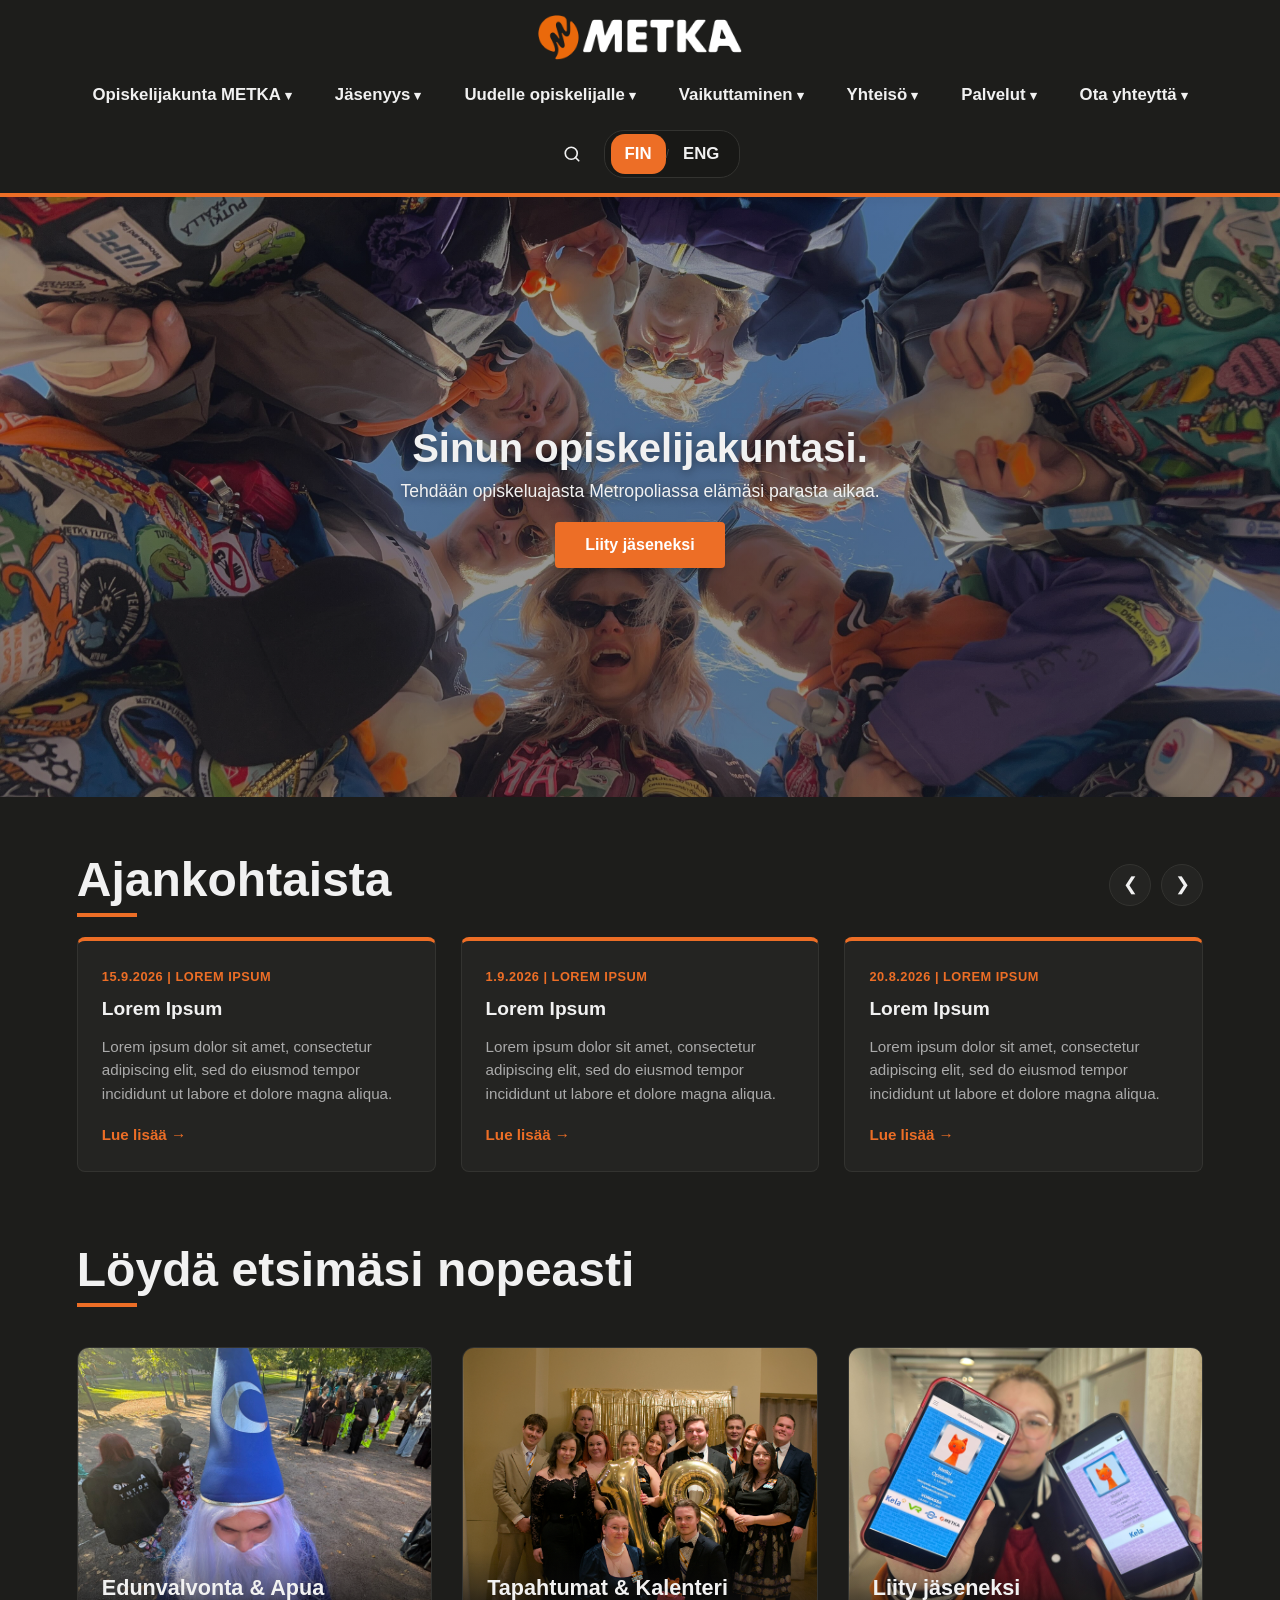
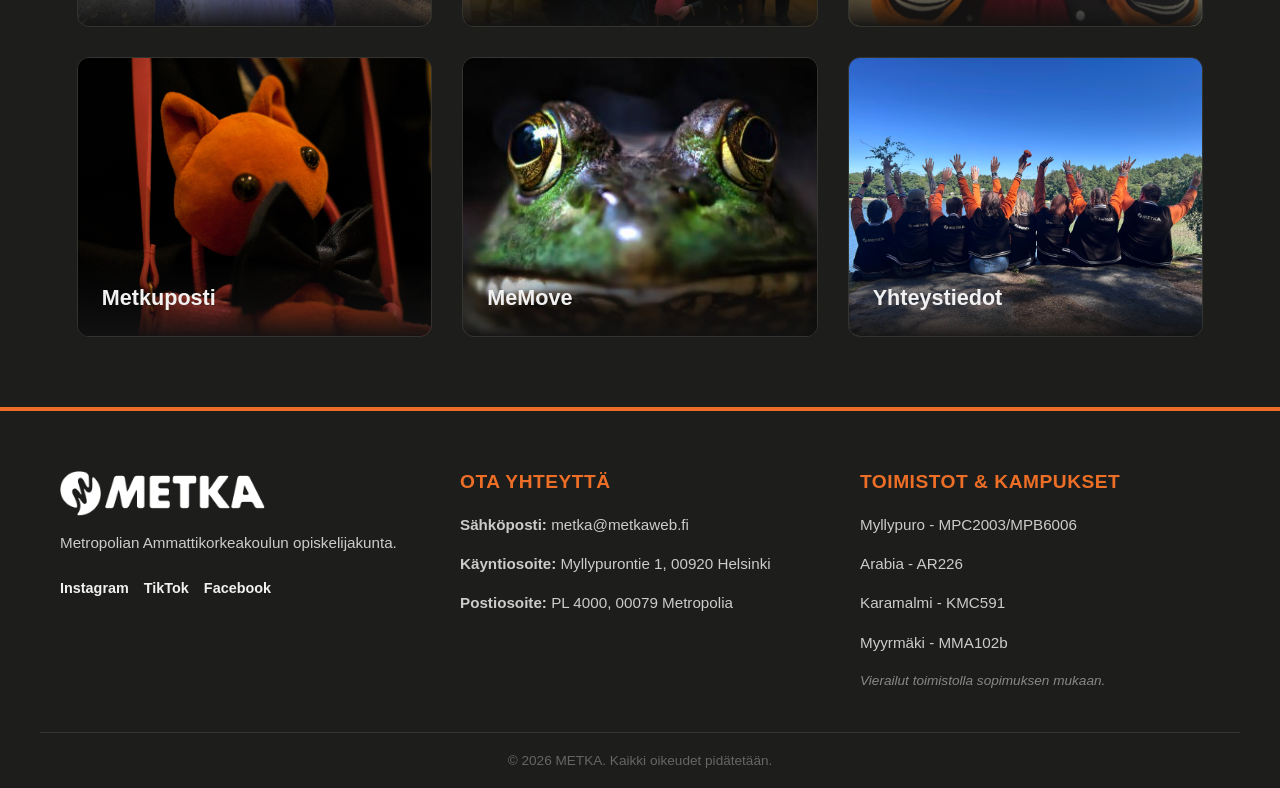
<file: index.html>
<!DOCTYPE html>
<html lang="fi">
<head>
    <meta charset="UTF-8">
    <meta name="viewport" content="width=device-width, initial-scale=1.0">
    <title>METKA</title>
    <link rel="stylesheet" href="styles1.css">
    <link rel="stylesheet" href="teemat.css">
</head>
<body>

    <!-- 1. NAV BAR -->
    <nav class="navbar">
        <div class="logo-container">
            <a href="index.html"><img src="kuvat/Logo_2.png" alt="METKA Logo" class="nav-logo"></a>
        </div>
        
        <div class="nav-links">
            <!-- Opiskelijakunta METKA -->
            <div class="dropdown">
                <a href="sivu-pohja.html" class="dropbtn">Opiskelijakunta METKA<span class="arrow">&#9662;</span></a>
                <div class="dropdown-content">
                    <a href="sivu-pohja.html">Mikä on METKA?</a>
                    <a href="sivu-pohja.html">Tietosuoja</a>
                    <a href="sivu-pohja.html">Aineistot</a>
                    <a href="sivu-pohja.html">Opintopisteitä aktiivitoiminnasta</a>
                    <a href="sivu-pohja.html">Ajankohtaista</a>
                    <a href="sivu-pohja.html">Hankkeet</a>
                </div>
            </div>

            <!-- Jäsenyys -->
            <div class="dropdown">
                <a href="jasenyys.html" class="dropbtn">Jäsenyys<span class="arrow">&#9662;</span></a>
                <div class="dropdown-content">
                    <a href="jasenyys.html#varsinainen-jasenyys">Liity jäseneksi</a>
                    <a href="jasenyys.html#kannatusjasenyys">Kannatusjäsenyys</a>
                </div>
            </div>

            <!-- Uudelle opiskelijalle -->
            <div class="dropdown">
                <a href="sivu-pohja.html" class="dropbtn">Uudelle opiskelijalle<span class="arrow">&#9662;</span></a>
                <div class="dropdown-content">
                    <a href="sivu-pohja.html">Tutorkirjeet</a>
                    <a href="sivu-pohja.html">Uuden opiskelijan opas</a>
                    <a href="sivu-pohja.html">METKAn sanakirja</a>
                    <a href="sivu-pohja.html">Vinkkejä opiskelijaelämän alkuun</a>
                </div>
            </div>

            <!-- Vaikuttaminen -->
            <div class="dropdown">
                <a href="sivu-pohja.html" class="dropbtn">Vaikuttaminen<span class="arrow">&#9662;</span></a>
                <div class="dropdown-content">
                    <a href="sivu-pohja.html">Edustajisto</a>
                    <a href="sivu-pohja.html">Edustajistovaalit</a>
                    <a href="sivu-pohja.html">Hallitus</a>
                    <a href="sivu-pohja.html">Opiskelijan oikeudet</a>
                    <a href="sivu-pohja.html">Opiskelijaedustajat</a>
                    <a href="sivu-pohja.html">Palautteenanto</a>
                </div>
            </div>

            <!-- Yhteisö -->
            <div class="dropdown">
                <a href="sivu-pohja.html" class="dropbtn">Yhteisö<span class="arrow">&#9662;</span></a>
                <div class="dropdown-content">
                    <a href="tutorointi.html">Tutorointi</a>
                    <a href="sivu-pohja.html">Opiskelijayhdistykset</a>
                    <a href="sivu-pohja.html">Kerhot</a>
                    <a href="sivu-pohja.html">METKAn Speksi</a>
                    <a href="sivu-pohja.html">Kampus Lounget</a>
                </div>
            </div>

            <!-- Palvelut -->
            <div class="dropdown">
                <a href="sivu-pohja.html" class="dropbtn">Palvelut<span class="arrow">&#9662;</span></a>
                <div class="dropdown-content">
                    <a href="sivu-pohja.html">Edunvalvonta</a>
                    <a href="sivu-pohja.html">Häirintäyhdyshenkilöt</a>
                    <a href="tapahtumat.html">METKAn tapahtumat</a>
                    <a href="sivu-pohja.html">Liikunta</a>
                    <a href="sivu-pohja.html">Hyvinvointi</a>
                    <a href="sivu-pohja.html">Metka Cafe</a>
                </div>
            </div>

            <!-- Ota yhteyttä -->
            <div class="dropdown">
                <a href="sivu-pohja.html" class="dropbtn">Ota yhteyttä<span class="arrow">&#9662;</span></a>
                <div class="dropdown-content">
                    <a href="yhteystiedot.html">Yhteystiedot</a>
                    <a href="sivu-pohja.html">Yritysyhteistyö</a>
                </div>
            </div>

            <!-- HAKUTOIMINTA & KIELIVALINTA -->
            <div class="nav-actions">
                <!-- Suurennuslasi / Haku -->
                <div class="nav-search-wrap">
                    <button type="button" class="search-toggle-btn" id="searchToggle" aria-label="Avaa haku">
                        <svg width="18" height="18" viewBox="0 0 24 24" fill="none" stroke="currentColor" stroke-width="2.2" stroke-linecap="round" stroke-linejoin="round">
                            <circle cx="11" cy="11" r="8"></circle>
                            <line x1="21" y1="21" x2="16.65" y2="16.65"></line>
                        </svg>
                    </button>
                </div>

                <!-- Kielikytkin FIN / ENG -->
                <div class="lang-switch">
                    <a href="#" class="lang-btn active">FIN</a>
                    <span class="lang-divider">/</span>
                    <a href="#" class="lang-btn">ENG</a>
                </div>
            </div>
        </div>
    </nav>

    <!-- 2. KUVAKARUSELLI / SINUN METKA -->
    <header class="hero-carousel">
        <div class="carousel-slide slide1" style="background-image: linear-gradient(rgba(29, 29, 27, 0.4), rgba(29, 29, 27, 0.5)), url('kuvat/METKA18vMetku.jpg');"></div>
        <div class="carousel-slide slide2" style="background-image: linear-gradient(rgba(29, 29, 27, 0.4), rgba(29, 29, 27, 0.5)), url('kuvat/METKA18v.jpg');"></div>
        <div class="carousel-slide slide3" style="background-image: linear-gradient(rgba(29, 29, 27, 0.4), rgba(29, 29, 27, 0.5)), url('kuvat/froge.jpg');"></div>
        <div class="carousel-slide slide4" style="background-image: linear-gradient(rgba(29, 29, 27, 0.4), rgba(29, 29, 27, 0.5)), url('kuvat/IMG_5587.jpg');"></div>
        
        <div class="hero-content">
            <h1>Sinun opiskelijakuntasi.</h1>
            <p>Tehdään opiskeluajasta Metropoliassa elämäsi parasta aikaa.</p>
            <div class="hero-btns">
                <a href="jasenyys.html" class="btn-primary">Liity jäseneksi</a>
            </div>
        </div>
    </header>

    <!-- 3. AJANKOHTAISTA -->
    <section class="home-centered-section">
        <div class="news-section-header">
            <div class="section-title" style="margin-bottom: 0;">
                <h2>Ajankohtaista</h2>
            </div>
            <!-- Skrollauspainikkeet -->
            <div class="news-slider-controls">
                <button type="button" class="slider-btn" id="newsPrevBtn" aria-label="Edelliset uutiset">&#10094;</button>
                <button type="button" class="slider-btn" id="newsNextBtn" aria-label="Seuraavat uutiset">&#10095;</button>
            </div>
        </div>
        
        <div class="news-text-slider" id="newsSlider">
            
            <!-- Uutinen 1 -->
            <article class="news-text-card">
                <span class="news-article-date">15.9.2026 | Lorem Ipsum</span>
                <h3><a href="#">Lorem Ipsum</a></h3>
                <p>Lorem ipsum dolor sit amet, consectetur adipiscing elit, sed do eiusmod tempor incididunt ut labore et dolore magna aliqua.</p>
                <a href="#" class="read-more-link">Lue lisää &rarr;</a>
            </article>

            <!-- Uutinen 2 -->
            <article class="news-text-card">
                <span class="news-article-date">1.9.2026 | Lorem Ipsum</span>
                <h3><a href="#">Lorem Ipsum</a></h3>
                <p>Lorem ipsum dolor sit amet, consectetur adipiscing elit, sed do eiusmod tempor incididunt ut labore et dolore magna aliqua.</p>
                <a href="#" class="read-more-link">Lue lisää &rarr;</a>
            </article>

            <!-- Uutinen 3 -->
            <article class="news-text-card">
                <span class="news-article-date">20.8.2026 | Lorem Ipsum</span>
                <h3><a href="#">Lorem Ipsum</a></h3>
                <p>Lorem ipsum dolor sit amet, consectetur adipiscing elit, sed do eiusmod tempor incididunt ut labore et dolore magna aliqua.</p>
                <a href="#" class="read-more-link">Lue lisää &rarr;</a>
            </article>

            <!-- Uutinen 4 -->
            <article class="news-text-card">
                <span class="news-article-date">12.8.2026 | Lorem Ipsum</span>
                <h3><a href="#">Lorem Ipsum</a></h3>
                <p>Lorem ipsum dolor sit amet, consectetur adipiscing elit, sed do eiusmod tempor incididunt ut labore et dolore magna aliqua.</p>
                <a href="#" class="read-more-link">Lue lisää &rarr;</a>
            </article>

            <!-- Uutinen 5 -->
            <article class="news-text-card">
                <span class="news-article-date">5.8.2026 | Lorem Ipsum</span>
                <h3><a href="#">Lorem Ipsum</a></h3>
                <p>Lorem ipsum dolor sit amet, consectetur adipiscing elit, sed do eiusmod tempor incididunt ut labore et dolore magna aliqua.</p>
                <a href="#" class="read-more-link">Lue lisää &rarr;</a>
            </article>

            <!-- 6. KAIKKI UUTISET -KORTTI (Sama yhtenäinen ulkoasu kuin muilla) -->
            <article class="news-text-card">
                <span class="news-article-date">Arkisto & Tiedotteet</span>
                <h3><a href="#">Lorem Ipsum</a></h3>
                <p>Lorem ipsum dolor sit amet, consectetur adipiscing elit, sed do eiusmod tempor incididunt ut labore et dolore magna aliqua.</p>
                <a href="#" class="read-more-link">Lisää ajankohtaista &rarr;</a>
            </article>

        </div>
    </section>

    <!-- 4. LÖYDÄ ETSIMÄSI NOPEASTI (PIKALINKIT) -->
    <section class="home-centered-section" style="margin-bottom: 70px;">
        <div class="section-title">
            <h2>Löydä etsimäsi nopeasti</h2>
        </div>
        
        <div class="quick-links-6-grid">
            
            <a href="sivu-pohja.html" class="grid-card">
                <div class="card-bg-img" style="background-image: url('kuvat/IMG_4097.jpg');"></div>
                <div class="card-overlay">
                    <h3>Edunvalvonta & Apua</h3>
                </div>
            </a>

            <a href="tapahtumat.html" class="grid-card">
                <div class="card-bg-img" style="background-image: url('kuvat/METKA18v.jpg');"></div>
                <div class="card-overlay">
                    <h3>Tapahtumat & Kalenteri</h3>
                </div>
            </a>

            <a href="jasenyys.html" class="grid-card">
                <div class="card-bg-img" style="background-image: url('kuvat/IMG_5967.jpg');"></div>
                <div class="card-overlay">
                    <h3>Liity jäseneksi</h3>
                </div>
            </a>

            <a href="tutorointi.html" class="grid-card">
                <div class="card-bg-img" style="background-image: url('kuvat/METKA18vMetku.jpg');"></div>
                <div class="card-overlay">
                    <h3>Metkuposti</h3>
                </div>
            </a>

            <a href="sivu-pohja.html" class="grid-card">
                <div class="card-bg-img" style="background-image: url('kuvat/froge.jpg');"></div>
                <div class="card-overlay">
                    <h3>MeMove</h3>
                </div>
            </a>

            <a href="yhteystiedot.html" class="grid-card">
                <div class="card-bg-img" style="background-image: url('kuvat/IMG_7176.jpg');"></div>
                <div class="card-overlay">
                    <h3>Yhteystiedot</h3>
                </div>
            </a>

        </div>
    </section>

    <!-- 5. METKA FOOTER -->
    <footer class="main-footer">
        <div class="footer-container">
            
            <!-- Sarake 1: Perustiedot -->
            <div class="footer-column">
                <img src="kuvat/Logo.png" alt="METKA" class="footer-logo">
                <p>Metropolian Ammattikorkeakoulun opiskelijakunta.</p>
                <div class="footer-socials">
                    <a href="#" target="_blank">Instagram</a>
                    <a href="#" target="_blank">TikTok</a>
                    <a href="#" target="_blank">Facebook</a>
                </div>
            </div>

            <!-- Sarake 2: Yhteystiedot -->
            <div class="footer-column">
                <h3>Ota yhteyttä</h3>
                <p><strong>Sähköposti:</strong> metka@metkaweb.fi</p>
                <p><strong>Käyntiosoite:</strong> Myllypurontie 1, 00920 Helsinki</p>
                <p><strong>Postiosoite:</strong> PL 4000, 00079 Metropolia</p>
            </div>

            <!-- Sarake 3: Kampukset / Toimistot -->
            <div class="footer-column">
                <h3>Toimistot & Kampukset</h3>
                <p>Myllypuro - MPC2003/MPB6006</p>
                <p>Arabia - AR226</p>
                <p>Karamalmi - KMC591</p>
                <p>Myyrmäki - MMA102b</p>
                <p class="footer-note">Vierailut toimistolla sopimuksen mukaan.</p>
            </div>

        </div>

        <div class="footer-bottom">
            <p>&copy; 2026 METKA. Kaikki oikeudet pidätetään.</p>
        </div>
    </footer>

<!-- SKROLLAUS-SKRIPTI AJANKOHTAISTA-OSIOLLE -->
<script>
        const slider = document.getElementById('newsSlider');
        const prevBtn = document.getElementById('newsPrevBtn');
        const nextBtn = document.getElementById('newsNextBtn');

        if (slider && prevBtn && nextBtn) {
            nextBtn.addEventListener('click', () => {
                const cardWidth = slider.querySelector('.news-text-card').offsetWidth + 25;
                slider.scrollBy({ left: cardWidth, behavior: 'smooth' });
            });

            prevBtn.addEventListener('click', () => {
                const cardWidth = slider.querySelector('.news-text-card').offsetWidth + 25;
                slider.scrollBy({ left: -cardWidth, behavior: 'smooth' });
            });
        }

        // Hakupalkin avaus ja sulkeminen suurennuslasista
        const searchToggle = document.getElementById('searchToggle');
        const searchBar = document.getElementById('searchBar');

        if (searchToggle && searchBar) {
            searchToggle.addEventListener('click', (e) => {
                e.stopPropagation();
                searchBar.classList.toggle('active');
                if (searchBar.classList.contains('active')) {
                    searchBar.querySelector('input').focus();
                }
            });

            // Suljetaan haku, jos klikataan sen ulkopuolelle
            document.addEventListener('click', (e) => {
                if (!searchBar.contains(e.target) && !searchToggle.contains(e.target)) {
                    searchBar.classList.remove('active');
                }
            });
        }
    </script>
</body>
</html>
</file>
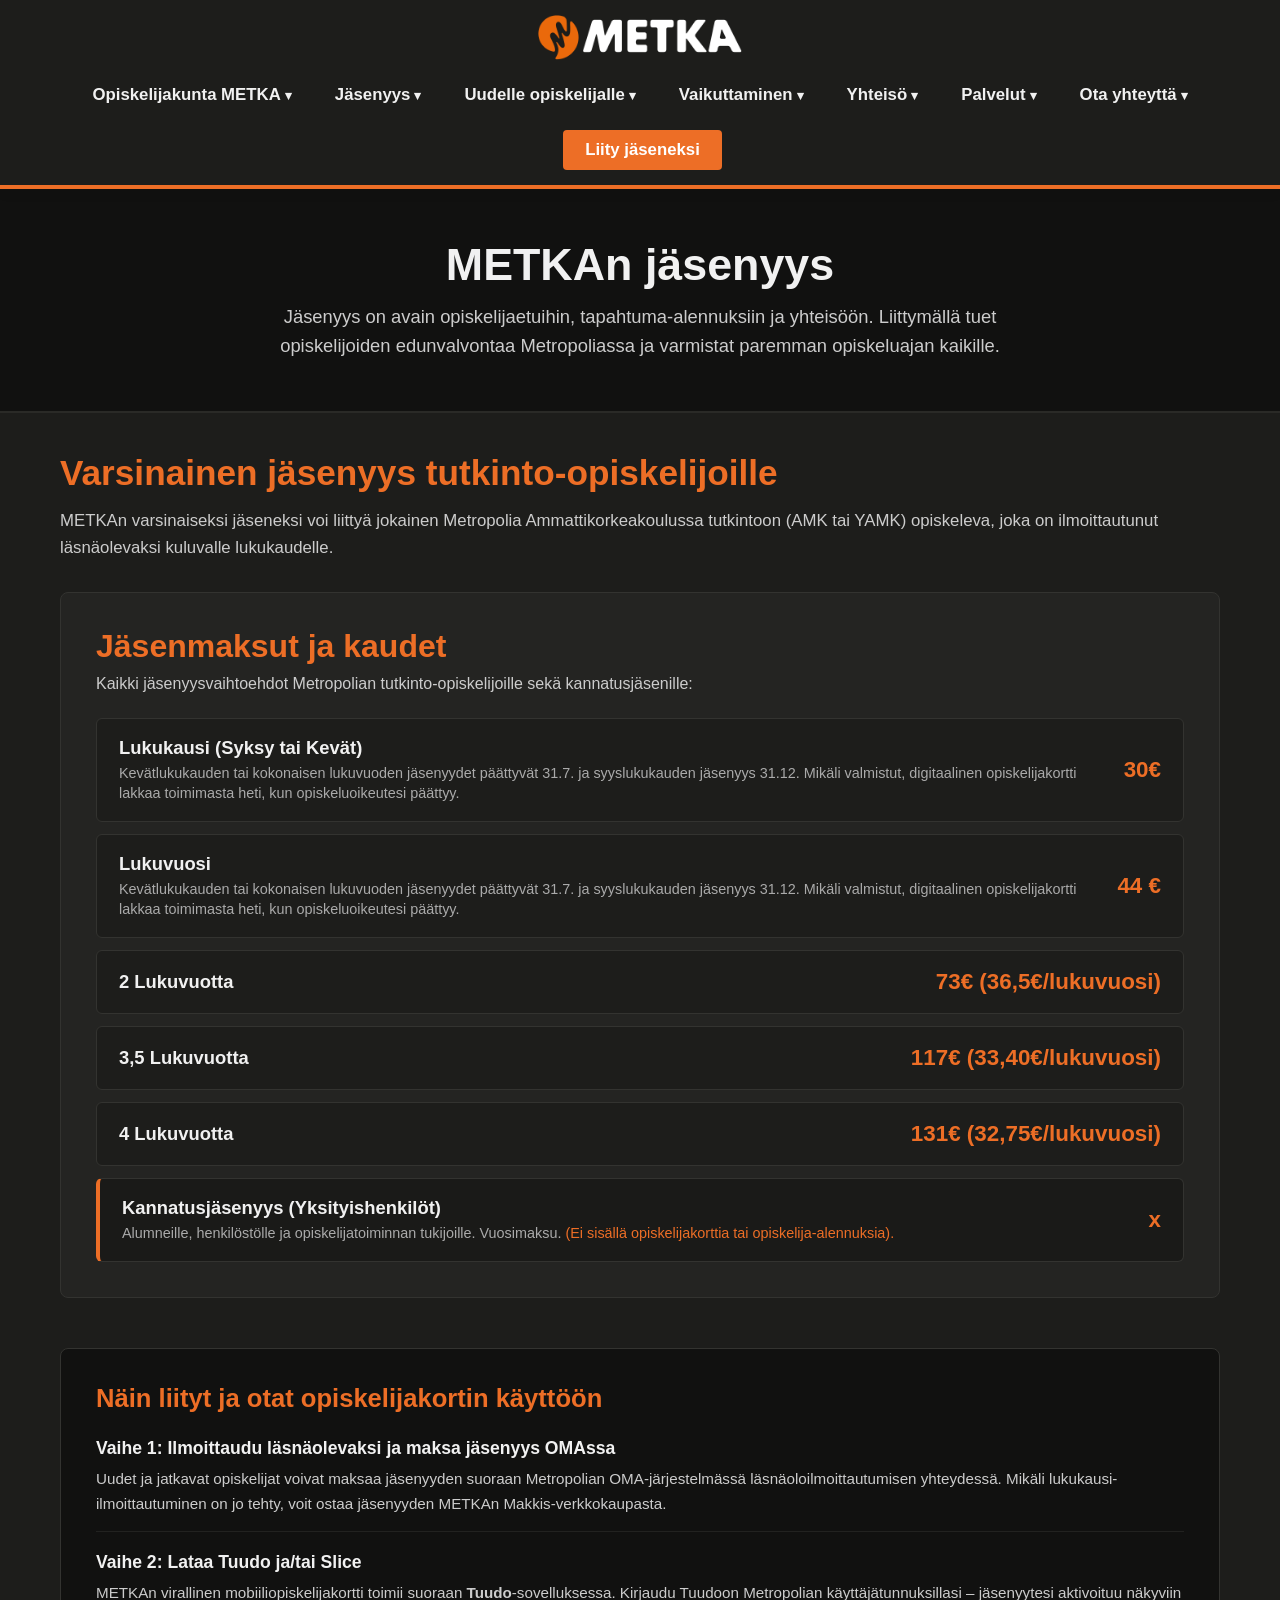
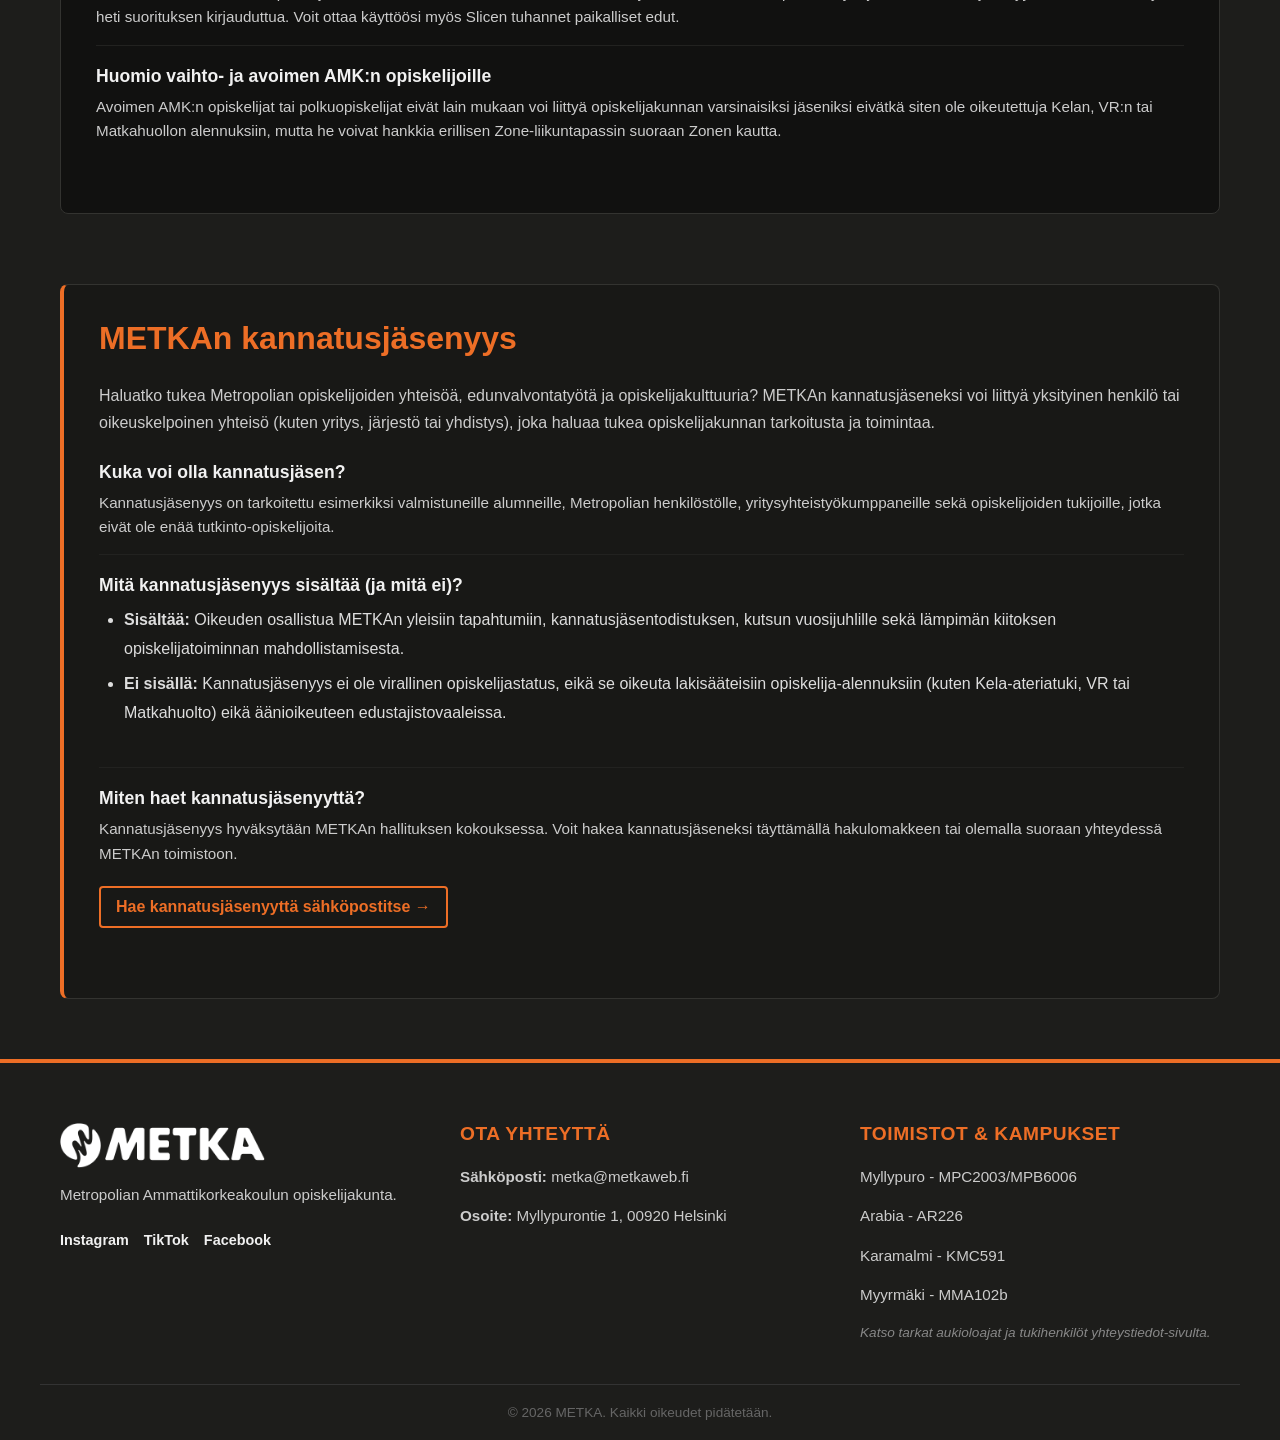
<file: jasenyys.html>
<!DOCTYPE html>
<html lang="fi">
<head>
    <meta charset="UTF-8">
    <meta name="viewport" content="width=device-width, initial-scale=1.0">
    <title>Jäsenyys - METKA</title>
    <link rel="stylesheet" href="styles1.css">
    <link rel="stylesheet" href="teemat.css">
</head>
<body>

    <!-- YLÄPALKKI -->
    <nav class="navbar">
        <div class="logo-container">
            <a href="index.html"><img src="kuvat/Logo_2.png" alt="METKA Logo" class="nav-logo"></a>
        </div>
        <div class="nav-links">
            <div class="dropdown">
                <a href="sivu-pohja.html" class="dropbtn">Opiskelijakunta METKA<span class="arrow">&#9662;</span></a>
                <div class="dropdown-content">
                    <a href="sivu-pohja.html">Mikä on METKA?</a>
                    <a href="sivu-pohja.html">Tietosuoja</a>
                    <a href="sivu-pohja.html">Aineistot</a>
                    <a href="sivu-pohja.html">Opintopisteitä aktiivitoiminnasta</a>
                    <a href="sivu-pohja.html">Ajankohtaista</a>
                    <a href="sivu-pohja.html">Hankkeet</a>
                </div>
            </div>
            <div class="dropdown">
                <a href="jasenyys.html" class="dropbtn">Jäsenyys<span class="arrow">&#9662;</span></a>
                <div class="dropdown-content">
                    <a href="#varsinainen-jasenyys">Liity jäseneksi</a>
                    <a href="#kannatusjasenyys">Kannatusjäsenyys</a>
                </div>
            </div>
            <div class="dropdown">
                <a href="sivu-pohja.html" class="dropbtn">Uudelle opiskelijalle<span class="arrow">&#9662;</span></a>
                <div class="dropdown-content">
                    <a href="sivu-pohja.html">Tutorkirjeet</a>
                    <a href="sivu-pohja.html">Uuden opiskelijan opas</a>
                    <a href="sivu-pohja.html">METKAn sanakirja</a>
                    <a href="sivu-pohja.html">Vinkkejä opiskelijaelämän alkuun</a>
                </div>
            </div>
            <div class="dropdown">
                <a href="sivu-pohja.html" class="dropbtn">Vaikuttaminen<span class="arrow">&#9662;</span></a>
                <div class="dropdown-content">
                    <a href="sivu-pohja.html">Edustajisto</a>
                    <a href="sivu-pohja.html">Edustajistovaalit</a>
                    <a href="sivu-pohja.html">Hallitus</a>
                    <a href="sivu-pohja.html">Opiskelijan oikeudet</a>
                    <a href="sivu-pohja.html">Opiskelijaedustajat</a>
                    <a href="sivu-pohja.html">Palautteenanto</a>
                </div>
            </div>
            <div class="dropdown">
                <a href="tutorointi.html" class="dropbtn">Yhteisö<span class="arrow">&#9662;</span></a>
                <div class="dropdown-content">
                    <a href="tutorointi.html">Tutorointi</a>
                    <a href="sivu-pohja.html">Opiskelijayhdistykset</a>
                    <a href="sivu-pohja.html">Kerhot</a>
                    <a href="sivu-pohja.html">METKAn Speksi</a>
                    <a href="sivu-pohja.html">Kampus Lounget</a>
                </div>
            </div>
            <div class="dropdown">
                <a href="tapahtumat.html" class="dropbtn">Palvelut<span class="arrow">&#9662;</span></a>
                <div class="dropdown-content">
                    <a href="sivu-pohja.html">Edunvalvonta</a>
                    <a href="sivu-pohja.html">Häirintäyhdyshenkilöt</a>
                    <a href="tapahtumat.html">METKAn tapahtumat</a>
                    <a href="sivu-pohja.html">Liikunta</a>
                    <a href="sivu-pohja.html">Hyvinvointi</a>
                    <a href="sivu-pohja.html">Metka Cafe</a>
                </div>
            </div>
            <div class="dropdown">
                <a href="sivu-pohja.html" class="dropbtn">Ota yhteyttä<span class="arrow">&#9662;</span></a>
                <div class="dropdown-content">
                    <a href="sivu-pohja.html">Yhteystiedot</a>
                    <a href="sivu-pohja.html">Yritysyhteistyö</a>
                </div>
            </div>
            <a href="#varsinainen-jasenyys" class="btn-nav">Liity jäseneksi</a>
        </div>
    </nav>

    <!-- TEEMA-HERO -->
    <header class="theme-hero">
        <div class="theme-container" style="margin: 0 auto;">
            <h1>METKAn jäsenyys</h1>
            <p>Jäsenyys on avain opiskelijaetuihin, tapahtuma-alennuksiin ja yhteisöön. Liittymällä tuet opiskelijoiden edunvalvontaa Metropoliassa ja varmistat paremman opiskeluajan kaikille.</p>
        </div>
    </header>

    <main class="theme-container">

        <!-- 1. VARSINAINEN JÄSENYYS (LIITY JÄSENEKSI) -->
        <section id="varsinainen-jasenyys" style="margin-bottom: 70px;">
            <h2 style="color: #ED6E26; font-size: 2.2rem; margin-bottom: 15px;">Varsinainen jäsenyys tutkinto-opiskelijoille</h2>
            <p style="color: #CCCCCC; font-size: 1.05rem; line-height: 1.6; margin-bottom: 30px;">
                METKAn varsinaiseksi jäseneksi voi liittyä jokainen Metropolia Ammattikorkeakoulussa tutkintoon (AMK tai YAMK) opiskeleva, joka on ilmoittautunut läsnäolevaksi kuluvalle lukukaudelle.
            </p>

            <!-- KAIKKI JÄSENYYSVAIHTOEHDOT JA HINNASTO -->
        <div class="membership-pricing-table">
            <h2 style="color: #ED6E26; font-size: 2rem; margin-bottom: 10px;">Jäsenmaksut ja kaudet</h2>
            <p style="color: #CCCCCC; font-size: 1rem; margin-bottom: 25px;">Kaikki jäsenyysvaihtoehdot Metropolian tutkinto-opiskelijoille sekä kannatusjäsenille:</p>

            <div class="price-list">
                
                <!-- 1. Lukukausi -->
                <div class="price-row">
                    <div class="price-info">
                        <strong>Lukukausi (Syksy tai Kevät)</strong>
                        <span>Kevätlukukauden tai kokonaisen lukuvuoden jäsenyydet päättyvät 31.7. ja syyslukukauden jäsenyys 31.12. Mikäli valmistut, digitaalinen opiskelijakortti lakkaa toimimasta heti, kun opiskeluoikeutesi päättyy.</span>
                    </div>
                    <div class="price-amount">30€</div>
                </div>

                <!-- 2. Lukuvuosi -->
                <div class="price-row">
                    <div class="price-info">
                        <strong>Lukuvuosi</strong>
                        <span>Kevätlukukauden tai kokonaisen lukuvuoden jäsenyydet päättyvät 31.7. ja syyslukukauden jäsenyys 31.12. Mikäli valmistut, digitaalinen opiskelijakortti lakkaa toimimasta heti, kun opiskeluoikeutesi päättyy.</span>
                    </div>
                    <div class="price-amount"> 44 €</div>
                </div>

                <!-- 3. Monivuotiset kaudet (Jatkavat opiskelijat) -->
                <div class="price-row">
                    <div class="price-info">
                        <strong>2 Lukuvuotta</strong>
                    </div>
                    <div class="price-amount">73€ (36,5€/lukuvuosi)</div>
                </div>

                <div class="price-row">
                    <div class="price-info">
                        <strong>3,5 Lukuvuotta</strong>
                    </div>
                    <div class="price-amount">117€ (33,40€/lukuvuosi)</div>
                </div>

                <div class="price-row">
                    <div class="price-info">
                        <strong>4 Lukuvuotta</strong>
                    </div>
                    <div class="price-amount">131€ (32,75€/lukuvuosi)</div>
                </div>

                <!-- 4. Kannatusjäsenyys -->
                <div class="price-row" style="border-left: 4px solid #ED6E26; background: #1a1a18;">
                    <div class="price-info">
                        <strong>Kannatusjäsenyys (Yksityishenkilöt)</strong>
                        <span>Alumneille, henkilöstölle ja opiskelijatoiminnan tukijoille. Vuosimaksu. <em>(Ei sisällä opiskelijakorttia tai opiskelija-alennuksia).</em></span>
                    </div>
                    <div class="price-amount"> x</div>
                </div>

            </div>

        </div>

            <div class="membership-faq">
                <h2>Näin liityt ja otat opiskelijakortin käyttöön</h2>
                <div class="faq-entry">
                    <h4>Vaihe 1: Ilmoittaudu läsnäolevaksi ja maksa jäsenyys OMAssa</h4>
                    <p>Uudet ja jatkavat opiskelijat voivat maksaa jäsenyyden suoraan Metropolian OMA-järjestelmässä läsnäoloilmoittautumisen yhteydessä. Mikäli lukukausi-ilmoittautuminen on jo tehty, voit ostaa jäsenyyden METKAn Makkis-verkkokaupasta.</p>
                </div>
                <div class="faq-entry">
                    <h4>Vaihe 2: Lataa Tuudo ja/tai Slice</h4>
                    <p>METKAn virallinen mobiiliopiskelijakortti toimii suoraan <strong>Tuudo</strong>-sovelluksessa. Kirjaudu Tuudoon Metropolian käyttäjätunnuksillasi – jäsenyytesi aktivoituu näkyviin heti suorituksen kirjauduttua. Voit ottaa käyttöösi myös Slicen tuhannet paikalliset edut.</p>
                </div>
                <div class="faq-entry">
                    <h4>Huomio vaihto- ja avoimen AMK:n opiskelijoille</h4>
                    <p>Avoimen AMK:n opiskelijat tai polkuopiskelijat eivät lain mukaan voi liittyä opiskelijakunnan varsinaisiksi jäseniksi eivätkä siten ole oikeutettuja Kelan, VR:n tai Matkahuollon alennuksiin, mutta he voivat hankkia erillisen Zone-liikuntapassin suoraan Zonen kautta.</p>
                </div>
            </div>
        </section>

        <!-- 2. KANNATUSJÄSENYYS -->
        <section id="kannatusjasenyys" style="margin-top: 60px;">
            <div class="membership-faq" style="background: #181816; border-left: 4px solid #ED6E26;">
                <h2 style="font-size: 2rem;">METKAn kannatusjäsenyys</h2>
                <p style="color: #CCCCCC; font-size: 1rem; line-height: 1.7; margin-bottom: 25px;">
                    Haluatko tukea Metropolian opiskelijoiden yhteisöä, edunvalvontatyötä ja opiskelijakulttuuria? 
                    METKAn kannatusjäseneksi voi liittyä yksityinen henkilö tai oikeuskelpoinen yhteisö (kuten yritys, järjestö tai yhdistys), joka haluaa tukea opiskelijakunnan tarkoitusta ja toimintaa.
                </p>

                <div class="faq-entry">
                    <h4>Kuka voi olla kannatusjäsen?</h4>
                    <p>Kannatusjäsenyys on tarkoitettu esimerkiksi valmistuneille alumneille, Metropolian henkilöstölle, yritysyhteistyökumppaneille sekä opiskelijoiden tukijoille, jotka eivät ole enää tutkinto-opiskelijoita.</p>
                </div>

                <div class="faq-entry">
                    <h4>Mitä kannatusjäsenyys sisältää (ja mitä ei)?</h4>
                    <ul class="content-list" style="margin-top: 10px;">
                        <li><strong>Sisältää:</strong> Oikeuden osallistua METKAn yleisiin tapahtumiin, kannatusjäsentodistuksen, kutsun vuosijuhlille sekä lämpimän kiitoksen opiskelijatoiminnan mahdollistamisesta.</li>
                        <li><strong>Ei sisällä:</strong> Kannatusjäsenyys ei ole virallinen opiskelijastatus, eikä se oikeuta lakisääteisiin opiskelija-alennuksiin (kuten Kela-ateriatuki, VR tai Matkahuolto) eikä äänioikeuteen edustajistovaaleissa.</li>
                    </ul>
                </div>

                <div class="faq-entry">
                    <h4>Miten haet kannatusjäsenyyttä?</h4>
                    <p>Kannatusjäsenyys hyväksytään METKAn hallituksen kokouksessa. Voit hakea kannatusjäseneksi täyttämällä hakulomakkeen tai olemalla suoraan yhteydessä METKAn toimistoon.</p>
                    <div style="margin-top: 20px;">
                        <a href="mailto:metka@metkaweb.fi" class="kide-ticket-btn" style="display: inline-block;">Hae kannatusjäsenyyttä sähköpostitse &rarr;</a>
                    </div>
                </div>
            </div>
        </section>

    </main>

    <!-- FOOTER -->
    <footer class="main-footer">
        <div class="footer-container">
            <div class="footer-column">
                <img src="kuvat/Logo.png" alt="METKA" class="footer-logo">
                <p>Metropolian Ammattikorkeakoulun opiskelijakunta.</p>
                <div class="footer-socials">
                    <a href="#" target="_blank">Instagram</a>
                    <a href="#" target="_blank">TikTok</a>
                    <a href="#" target="_blank">Facebook</a>
                </div>
            </div>
            <div class="footer-column">
                <h3>Ota yhteyttä</h3>
                <p><strong>Sähköposti:</strong> metka@metkaweb.fi</p>
                <p><strong>Osoite:</strong> Myllypurontie 1, 00920 Helsinki</p>
            </div>
            <div class="footer-column">
                <h3>Toimistot & Kampukset</h3>
                <p>Myllypuro - MPC2003/MPB6006</p>
                <p>Arabia - AR226</p>
                <p>Karamalmi - KMC591</p>
                <p>Myyrmäki - MMA102b</p>
                <p class="footer-note">Katso tarkat aukioloajat ja tukihenkilöt yhteystiedot-sivulta.</p>
            </div>
        </div>
        <div class="footer-bottom">
            <p>&copy; 2026 METKA. Kaikki oikeudet pidätetään.</p>
        </div>
    </footer>

</body>
</html>
</file>
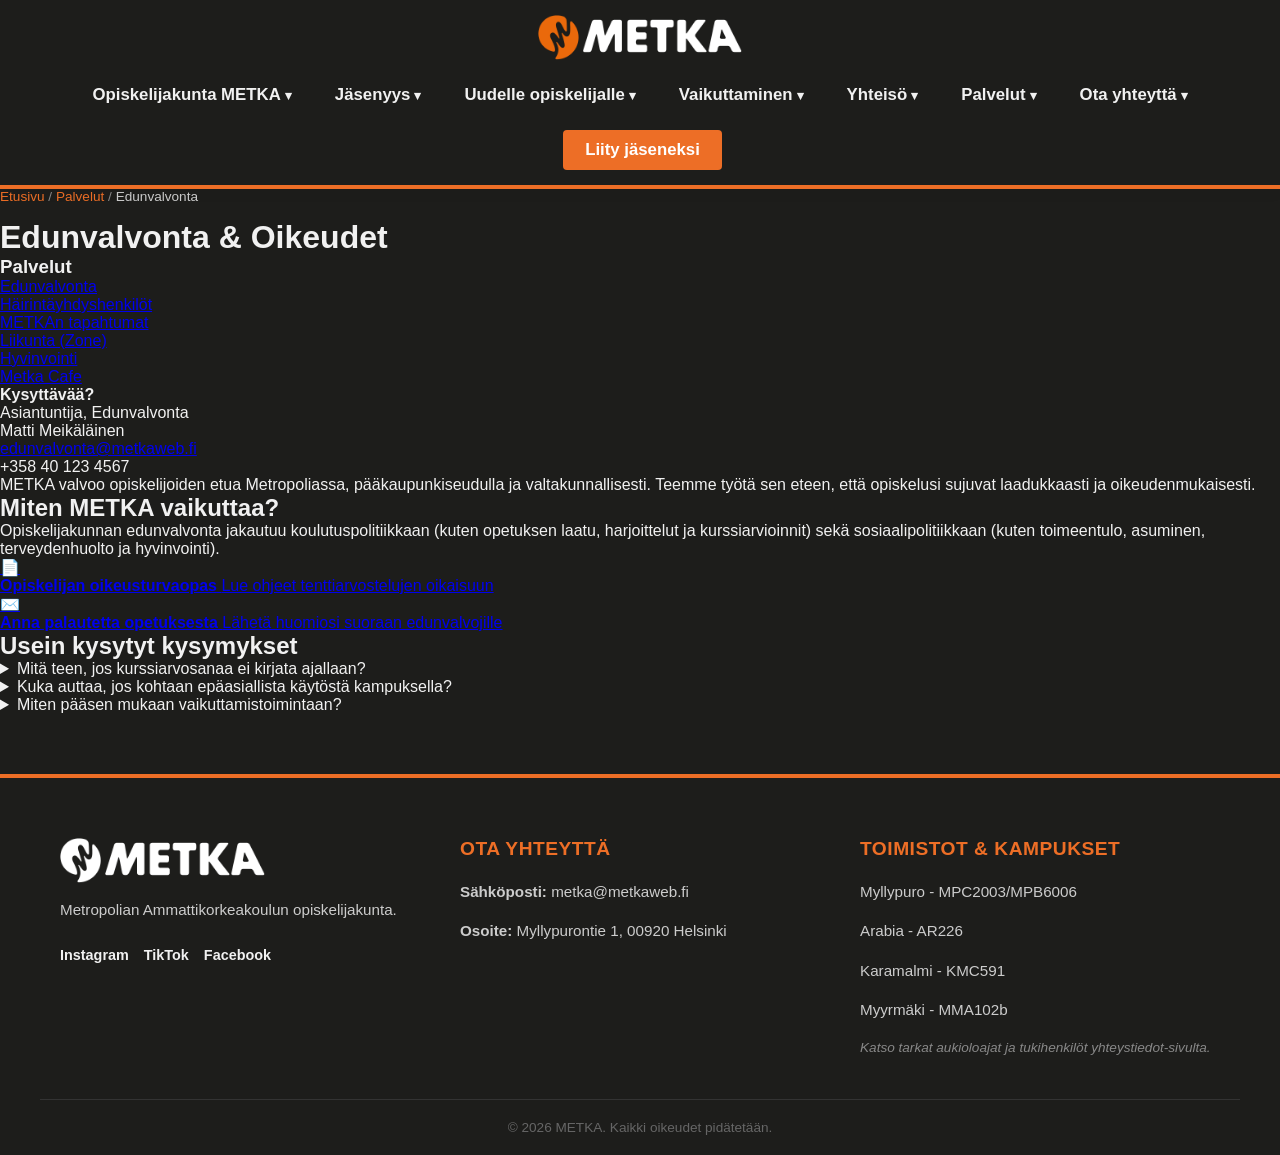
<file: sivu-pohja.html>
<!DOCTYPE html>
<html lang="fi">
<head>
    <meta charset="UTF-8">
    <meta name="viewport" content="width=device-width, initial-scale=1.0">
    <title>Sivun Otsikko - METKA</title>
    <link rel="stylesheet" href="styles1.css">
</head>
<body>

    <!-- YLÄPALKKI -->
    <nav class="navbar">
        <div class="logo-container">
            <a href="index.html"><img src="kuvat/Logo_2.png" alt="METKA Logo" class="nav-logo"></a>
        </div>
        
        <div class="nav-links">
            <div class="dropdown">
                <a href="sivu-pohja.html" class="dropbtn">Opiskelijakunta METKA<span class="arrow">&#9662;</span></a>
                <div class="dropdown-content">
                    <a href="sivu-pohja.html">Mikä on METKA?</a>
                    <a href="sivu-pohja.html">Tietosuoja</a>
                    <a href="sivu-pohja.html">Aineistot</a>
                    <a href="sivu-pohja.html">Opintopisteitä aktiivitoiminnasta</a>
                    <a href="sivu-pohja.html">Ajankohtaista</a>
                    <a href="sivu-pohja.html">Hankkeet</a>
                </div>
            </div>

            <div class="dropdown">
                <a href="sivu-pohja.html" class="dropbtn">Jäsenyys<span class="arrow">&#9662;</span></a>
                <div class="dropdown-content">
                    <a href="sivu-pohja.html">Liity jäseneksi</a>
                    <a href="sivu-pohja.html">Kannatusjäsenyys</a>
                </div>
            </div>

            <div class="dropdown">
                <a href="sivu-pohja.html" class="dropbtn">Uudelle opiskelijalle<span class="arrow">&#9662;</span></a>
                <div class="dropdown-content">
                    <a href="sivu-pohja.html">Tutorkirjeet</a>
                    <a href="sivu-pohja.html">Uuden opiskelijan opas</a>
                    <a href="sivu-pohja.html">METKAn sanakirja</a>
                    <a href="sivu-pohja.html">Vinkkejä opiskelijaelämän alkuun</a>
                </div>
            </div>

            <div class="dropdown">
                <a href="sivu-pohja.html" class="dropbtn">Vaikuttaminen<span class="arrow">&#9662;</span></a>
                <div class="dropdown-content">
                    <a href="sivu-pohja.html">Edustajisto</a>
                    <a href="sivu-pohja.html">Edustajistovaalit</a>
                    <a href="sivu-pohja.html">Hallitus</a>
                    <a href="sivu-pohja.html">Opiskelijan oikeudet</a>
                    <a href="sivu-pohja.html">Opiskelijaedustajat</a>
                    <a href="sivu-pohja.html">Palautteenanto</a>
                </div>
            </div>

            <div class="dropdown">
                <a href="sivu-pohja.html" class="dropbtn">Yhteisö<span class="arrow">&#9662;</span></a>
                <div class="dropdown-content">
                    <a href="sivu-pohja.html">Tutorointi</a>
                    <a href="sivu-pohja.html">Opiskelijayhdistykset</a>
                    <a href="sivu-pohja.html">Kerhot</a>
                    <a href="sivu-pohja.html">METKAn Speksi</a>
                    <a href="sivu-pohja.html">Kampus Lounget</a>
                </div>
            </div>

            <div class="dropdown">
                <a href="sivu-pohja.html" class="dropbtn">Palvelut<span class="arrow">&#9662;</span></a>
                <div class="dropdown-content">
                    <a href="sivu-pohja.html">Edunvalvonta</a>
                    <a href="sivu-pohja.html">Häirintäyhdyshenkilöt</a>
                    <a href="sivu-pohja.html">METKAn tapahtumat</a>
                    <a href="sivu-pohja.html">Liikunta</a>
                    <a href="sivu-pohja.html">Hyvinvointi</a>
                    <a href="sivu-pohja.html">Metka Cafe</a>
                </div>
            </div>

            <div class="dropdown">
                <a href="sivu-pohja.html" class="dropbtn">Ota yhteyttä<span class="arrow">&#9662;</span></a>
                <div class="dropdown-content">
                    <a href="sivu-pohja.html">Yhteystiedot</a>
                    <a href="sivu-pohja.html">Yritysyhteistyö</a>
                </div>
            </div>
            
            <a href="sivu-pohja.html" class="btn-nav">Liity jäseneksi</a>
        </div>
    </nav>

    <!-- METKAWEB-TYYLINEN BANNERI JA OTSIKKO -->
    <header class="metka-sub-header">
        <div class="sub-header-inner">
            <div class="breadcrumbs">
                <a href="index.html">Etusivu</a> / <a href="sivu-pohja.html">Palvelut</a> / <span>Edunvalvonta</span>
            </div>
            <h1>Edunvalvonta & Oikeudet</h1>
        </div>
    </header>

    <!-- PÄÄSISÄLTÖ: METKAWEB-TYYLINEN JAKO (Sivupalkki vasemmalla, sisältö oikealla) -->
    <main class="subpage-wrapper">
        <div class="subpage-grid">
            
            <!-- VASEMMAN PALSTAN VALIKKO JA YHTEYSTIEDOT -->
            <aside class="subpage-sidebar">
                <div class="subpage-menu-box">
                    <h3>Palvelut</h3>
                    <ul class="subpage-nav">
                        <li><a href="sivu-pohja.html" class="current">Edunvalvonta</a></li>
                        <li><a href="sivu-pohja.html">Häirintäyhdyshenkilöt</a></li>
                        <li><a href="sivu-pohja.html">METKAn tapahtumat</a></li>
                        <li><a href="sivu-pohja.html">Liikunta (Zone)</a></li>
                        <li><a href="sivu-pohja.html">Hyvinvointi</a></li>
                        <li><a href="sivu-pohja.html">Metka Cafe</a></li>
                    </ul>
                </div>

                <!-- Yhteyshenkilönosto -->
                <div class="contact-box-widget">
                    <h4>Kysyttävää?</h4>
                    <p class="widget-name">Asiantuntija, Edunvalvonta</p>
                    <p class="widget-person">Matti Meikäläinen</p>
                    <p><a href="mailto:edunvalvonta@metkaweb.fi">edunvalvonta@metkaweb.fi</a></p>
                    <p>+358 40 123 4567</p>
                </div>
            </aside>

            <!-- VARSINAINEN SISÄLTÖALUE -->
            <article class="subpage-content">
                
                <p class="lead-text">
                    METKA valvoo opiskelijoiden etua Metropoliassa, pääkaupunkiseudulla ja valtakunnallisesti. Teemme työtä sen eteen, että opiskelusi sujuvat laadukkaasti ja oikeudenmukaisesti.
                </p>

                <h2>Miten METKA vaikuttaa?</h2>
                <p>
                    Opiskelijakunnan edunvalvonta jakautuu koulutuspolitiikkaan (kuten opetuksen laatu, harjoittelut ja kurssiarvioinnit) sekä sosiaalipolitiikkaan (kuten toimeentulo, asuminen, terveydenhuolto ja hyvinvointi).
                </p>

                <!-- METKAWEB-TYYLISET MATERIAALILAATIKOT / LINKIT -->
                <div class="metka-resource-grid">
                    <a href="#" class="resource-card">
                        <span class="resource-icon">📄</span>
                        <div>
                            <strong>Opiskelijan oikeusturvaopas</strong>
                            <span>Lue ohjeet tenttiarvostelujen oikaisuun</span>
                        </div>
                    </a>
                    <a href="#" class="resource-card">
                        <span class="resource-icon">✉️</span>
                        <div>
                            <strong>Anna palautetta opetuksesta</strong>
                            <span>Lähetä huomiosi suoraan edunvalvojille</span>
                        </div>
                    </a>
                </div>

                <h2>Usein kysytyt kysymykset</h2>
                
                <!-- METKAWEBIN SUOSIMAT AVATTAVAT ELEMENTIT (ACCORDION) -->
                <div class="accordion-list">
                    <details class="accordion-item">
                        <summary>Mitä teen, jos kurssiarvosanaa ei kirjata ajallaan?</summary>
                        <div class="accordion-body">
                            <p>Metropolian tutkintosäännön mukaan arvosanat tulee kirjata neljän viikon kuluessa suorituksesta. Jos määräaika on ylittynyt, voit olla yhteydessä opettajaan tai ilmoittaa asiasta METKAn asiantuntijoille.</p>
                        </div>
                    </details>

                    <details class="accordion-item">
                        <summary>Kuka auttaa, jos kohtaan epäasiallista käytöstä kampuksella?</summary>
                        <div class="accordion-body">
                            <p>METKAlla toimii koulutetut häirintäyhdyshenkilöt, joiden kanssa voit keskustella täysin luottamuksellisesti. Heidän tehtävänään on tukea ja neuvoa tilanteiden ratkaisemisessa.</p>
                        </div>
                    </details>

                    <details class="accordion-item">
                        <summary>Miten pääsen mukaan vaikuttamistoimintaan?</summary>
                        <div class="accordion-body">
                            <p>Voit hakea opiskelijaedustajaksi työryhmiin, asettua ehdolle syksyn edustajistovaaleissa tai hakea METKAn hallitukseen loppuvuodesta.</p>
                        </div>
                    </details>
                </div>

            </article>

        </div>
    </main>

    <!-- FOOTER -->
    <footer class="main-footer">
        <div class="footer-container">
            <div class="footer-column">
                <img src="kuvat/Logo.png" alt="METKA" class="footer-logo">
                <p>Metropolian Ammattikorkeakoulun opiskelijakunta.</p>
                <div class="footer-socials">
                    <a href="#" target="_blank">Instagram</a>
                    <a href="#" target="_blank">TikTok</a>
                    <a href="#" target="_blank">Facebook</a>
                </div>
            </div>

            <div class="footer-column">
                <h3>Ota yhteyttä</h3>
                <p><strong>Sähköposti:</strong> metka@metkaweb.fi</p>
                <p><strong>Osoite:</strong> Myllypurontie 1, 00920 Helsinki</p>
            </div>

            <div class="footer-column">
                <h3>Toimistot & Kampukset</h3>
                <p>Myllypuro - MPC2003/MPB6006</p>
                <p>Arabia - AR226</p>
                <p>Karamalmi - KMC591</p>
                <p>Myyrmäki - MMA102b</p>
                <p class="footer-note">Katso tarkat aukioloajat ja tukihenkilöt yhteystiedot-sivulta.</p>
            </div>
        </div>

        <div class="footer-bottom">
            <p>&copy; 2026 METKA. Kaikki oikeudet pidätetään.</p>
        </div>
    </footer>

</body>
</html>
</file>
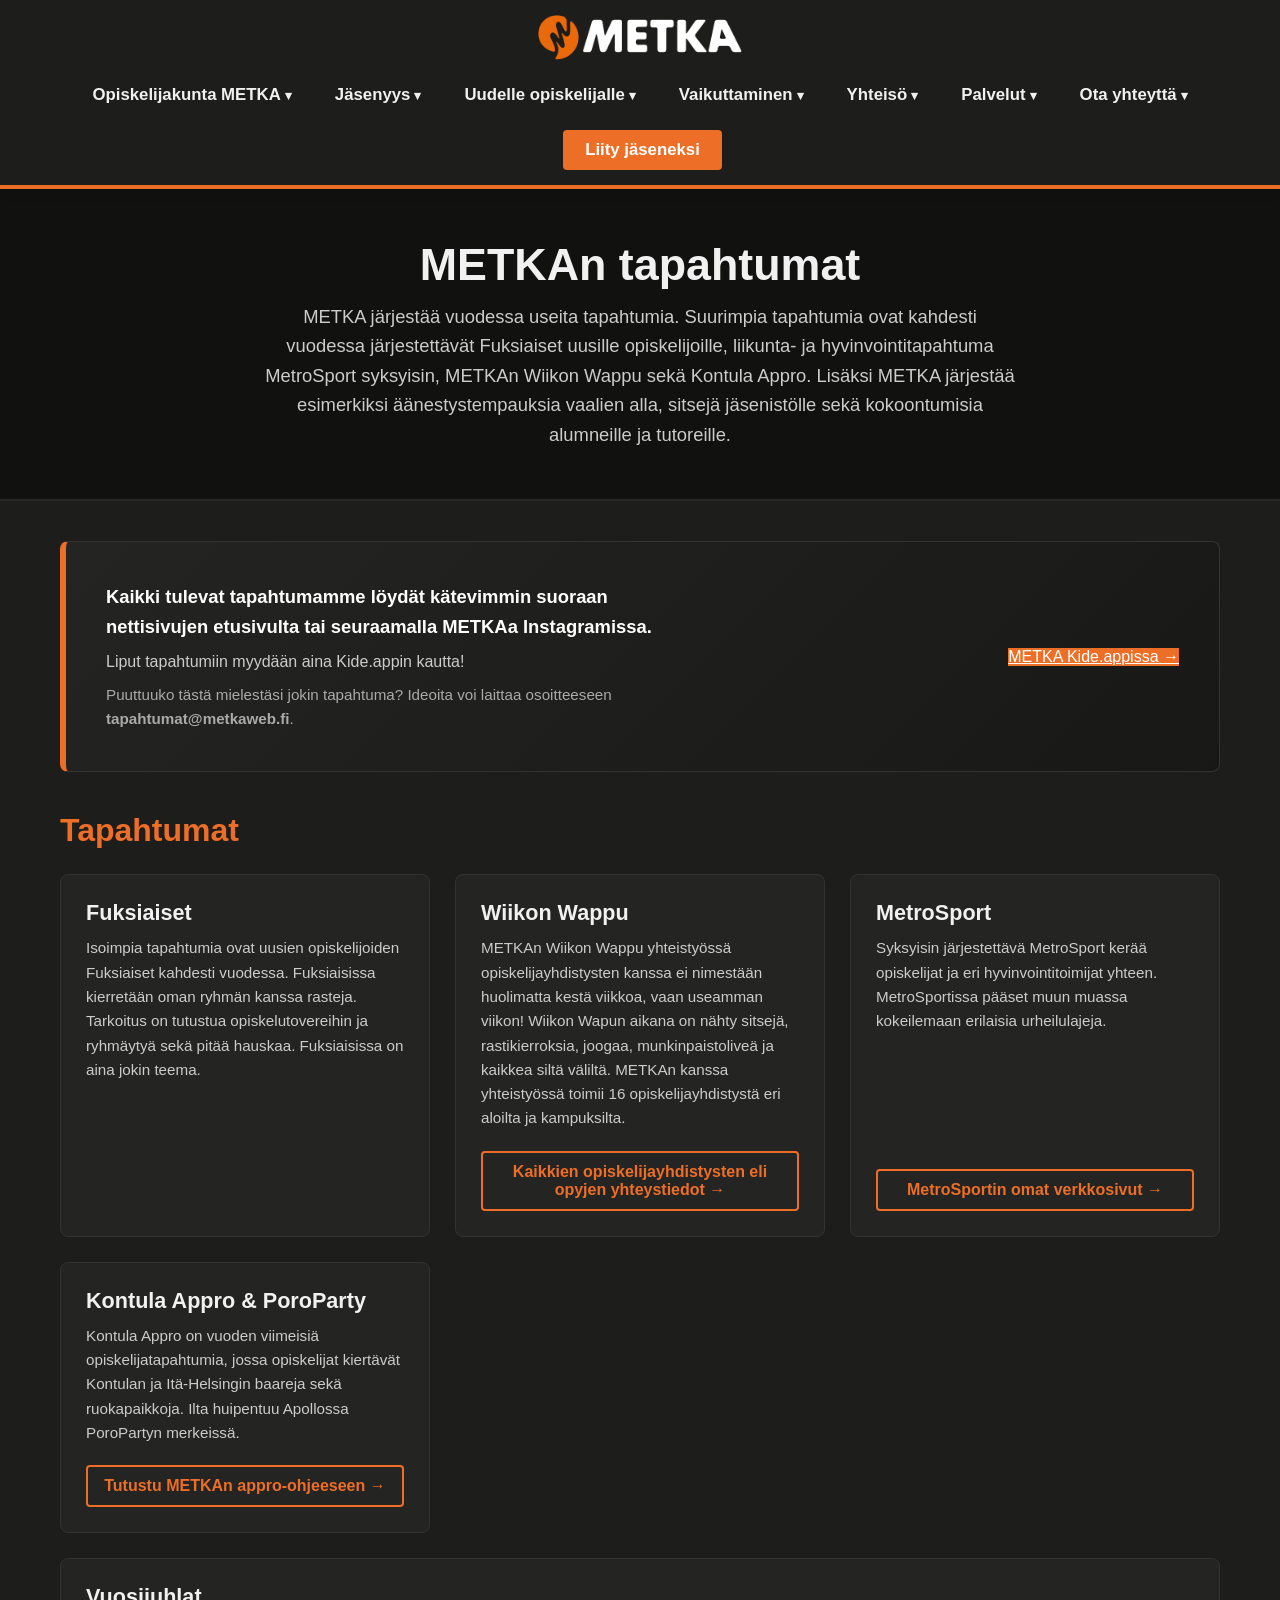
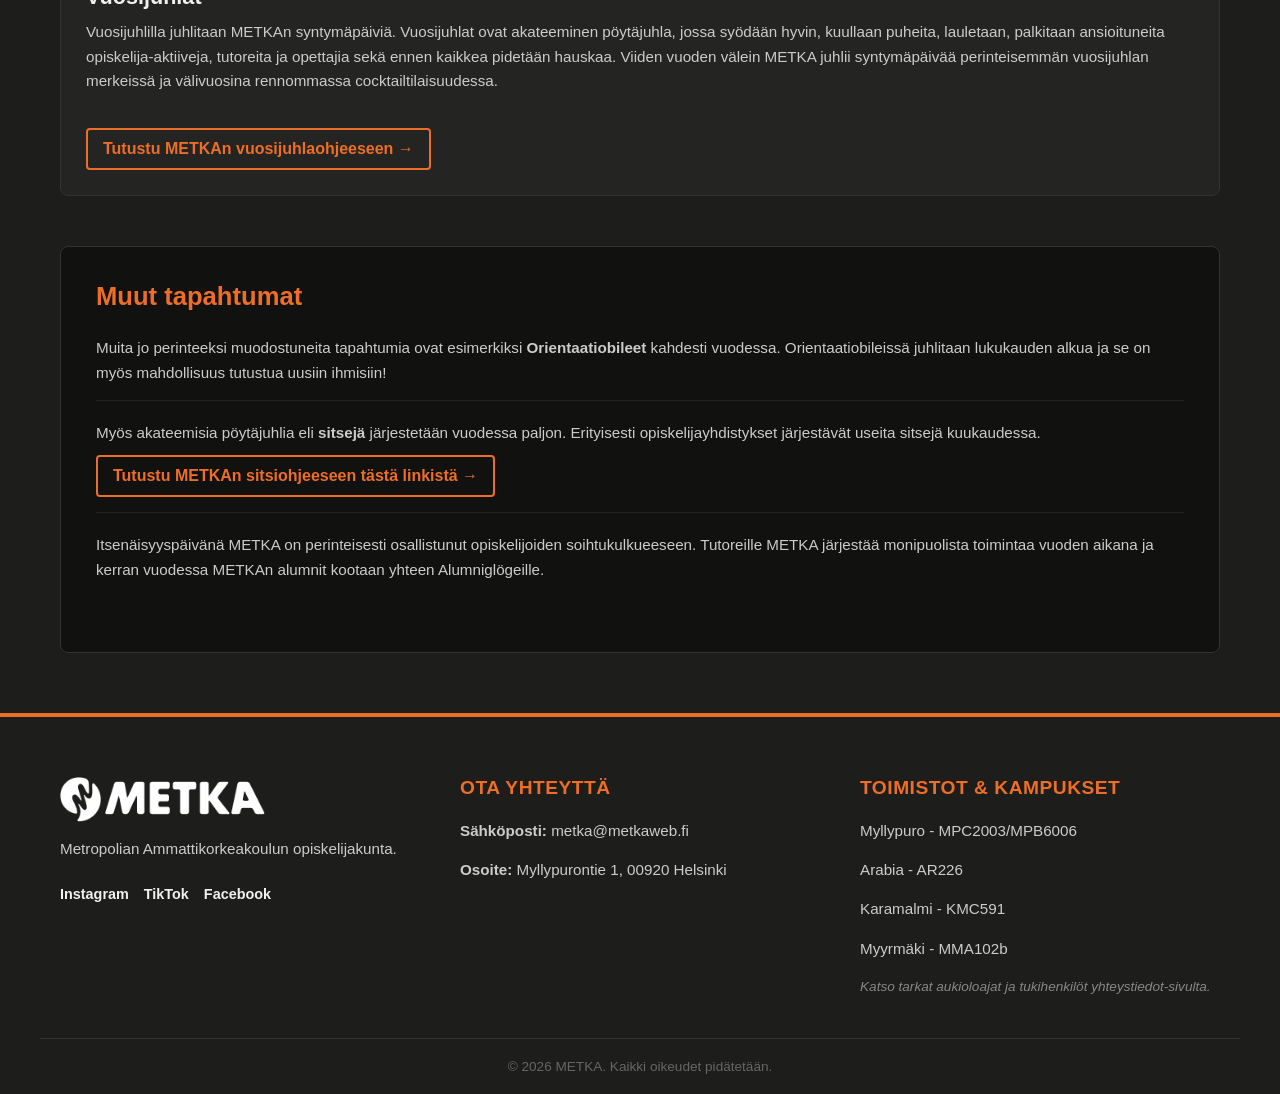
<file: tapahtumat.html>
<!DOCTYPE html>
<html lang="fi">
<head>
    <meta charset="UTF-8">
    <meta name="viewport" content="width=device-width, initial-scale=1.0">
    <title>METKAn tapahtumat</title>
    <link rel="stylesheet" href="styles1.css">
    <link rel="stylesheet" href="teemat.css">
</head>
<body>

    <!-- YLÄPALKKI -->
    <nav class="navbar">
        <div class="logo-container">
            <a href="index.html"><img src="kuvat/Logo_2.png" alt="METKA Logo" class="nav-logo"></a>
        </div>
        <div class="nav-links">
            <div class="dropdown">
                <a href="sivu-pohja.html" class="dropbtn">Opiskelijakunta METKA<span class="arrow">&#9662;</span></a>
                <div class="dropdown-content">
                    <a href="sivu-pohja.html">Mikä on METKA?</a>
                    <a href="sivu-pohja.html">Tietosuoja</a>
                    <a href="sivu-pohja.html">Aineistot</a>
                    <a href="sivu-pohja.html">Opintopisteitä aktiivitoiminnasta</a>
                    <a href="sivu-pohja.html">Ajankohtaista</a>
                    <a href="sivu-pohja.html">Hankkeet</a>
                </div>
            </div>
            <div class="dropdown">
                <a href="jasenyys.html" class="dropbtn">Jäsenyys<span class="arrow">&#9662;</span></a>
                <div class="dropdown-content">
                    <a href="jasenyys.html#varsinainen-jasenyys">Liity jäseneksi</a>
                    <a href="jasenyys.html#kannatusjasenyys">Kannatusjäsenyys</a>
                </div>
            </div>
            <div class="dropdown">
                <a href="sivu-pohja.html" class="dropbtn">Uudelle opiskelijalle<span class="arrow">&#9662;</span></a>
                <div class="dropdown-content">
                    <a href="sivu-pohja.html">Tutorkirjeet</a>
                    <a href="sivu-pohja.html">Uuden opiskelijan opas</a>
                    <a href="sivu-pohja.html">METKAn sanakirja</a>
                    <a href="sivu-pohja.html">Vinkkejä opiskelijaelämän alkuun</a>
                </div>
            </div>
            <div class="dropdown">
                <a href="sivu-pohja.html" class="dropbtn">Vaikuttaminen<span class="arrow">&#9662;</span></a>
                <div class="dropdown-content">
                    <a href="sivu-pohja.html">Edustajisto</a>
                    <a href="sivu-pohja.html">Edustajistovaalit</a>
                    <a href="sivu-pohja.html">Hallitus</a>
                    <a href="sivu-pohja.html">Opiskelijan oikeudet</a>
                    <a href="sivu-pohja.html">Opiskelijaedustajat</a>
                    <a href="sivu-pohja.html">Palautteenanto</a>
                </div>
            </div>
            <div class="dropdown">
                <a href="tutorointi.html" class="dropbtn">Yhteisö<span class="arrow">&#9662;</span></a>
                <div class="dropdown-content">
                    <a href="tutorointi.html">Tutorointi</a>
                    <a href="sivu-pohja.html">Opiskelijayhdistykset</a>
                    <a href="sivu-pohja.html">Kerhot</a>
                    <a href="sivu-pohja.html">METKAn Speksi</a>
                    <a href="sivu-pohja.html">Kampus Lounget</a>
                </div>
            </div>
            <div class="dropdown">
                <a href="tapahtumat.html" class="dropbtn">Palvelut<span class="arrow">&#9662;</span></a>
                <div class="dropdown-content">
                    <a href="sivu-pohja.html">Edunvalvonta</a>
                    <a href="sivu-pohja.html">Häirintäyhdyshenkilöt</a>
                    <a href="tapahtumat.html">METKAn tapahtumat</a>
                    <a href="sivu-pohja.html">Liikunta</a>
                    <a href="sivu-pohja.html">Hyvinvointi</a>
                    <a href="sivu-pohja.html">Metka Cafe</a>
                </div>
            </div>
            <div class="dropdown">
                <a href="sivu-pohja.html" class="dropbtn">Ota yhteyttä<span class="arrow">&#9662;</span></a>
                <div class="dropdown-content">
                    <a href="sivu-pohja.html">Yhteystiedot</a>
                    <a href="sivu-pohja.html">Yritysyhteistyö</a>
                </div>
            </div>
            <a href="jasenyys.html" class="btn-nav">Liity jäseneksi</a>
        </div>
    </nav>

    <!-- TEEMA-HERO -->
    <header class="theme-hero">
        <div class="theme-container" style="margin: 0 auto;">
            <h1>METKAn tapahtumat</h1>
            <p>METKA järjestää vuodessa useita tapahtumia. Suurimpia tapahtumia ovat kahdesti vuodessa järjestettävät Fuksiaiset uusille opiskelijoille, liikunta- ja hyvinvointitapahtuma MetroSport syksyisin, METKAn Wiikon Wappu sekä Kontula Appro. Lisäksi METKA järjestää esimerkiksi äänestystempauksia vaalien alla, sitsejä jäsenistölle sekä kokoontumisia alumneille ja tutoreille.</p>
        </div>
    </header>

    <main class="theme-container">

        <!-- LIPUT JA IDEAT -NOSTOLAATIKKO -->
        <div class="tutor-apply-cta" style="margin-bottom: 40px; border-left: 6px solid #ED6E26;">
            <div>
                <p style="font-size: 1.15rem; color: #FFFFFF; font-weight: bold; margin-bottom: 8px;">
                    Kaikki tulevat tapahtumamme löydät kätevimmin suoraan nettisivujen etusivulta tai seuraamalla METKAa Instagramissa.
                </p>
                <p style="color: #CCCCCC; margin-bottom: 8px;">
                    Liput tapahtumiin myydään aina Kide.appin kautta!
                </p>
                <p style="color: #AAAAAA; font-size: 0.95rem;">
                    Puuttuuko tästä mielestäsi jokin tapahtuma? Ideoita voi laittaa osoitteeseen <strong>tapahtumat@metkaweb.fi</strong>.
                </p>
            </div>
            <a href="https://kide.app" target="_blank" class="btn-primary" style="white-space: nowrap;">METKA Kide.appissa &rarr;</a>
        </div>

        <!-- TAPAHTUMAKORTIT -->
        <h2 style="color: #ED6E26; font-size: 2rem; margin-bottom: 25px;">Tapahtumat</h2>
        
        <div class="events-archive-grid">
            
            <!-- Fuksiaiset -->
            <div class="event-item-card">
                <div class="event-details-box">
                    <h3>Fuksiaiset</h3>
                    <p>Isoimpia tapahtumia ovat uusien opiskelijoiden Fuksiaiset kahdesti vuodessa. Fuksiaisissa kierretään oman ryhmän kanssa rasteja. Tarkoitus on tutustua opiskelutovereihin ja ryhmäytyä sekä pitää hauskaa. Fuksiaisissa on aina jokin teema.</p>
                </div>
            </div>

            <!-- Wiikon Wappu -->
            <div class="event-item-card">               
                <div class="event-details-box">
                    <h3>Wiikon Wappu</h3>
                    <p>METKAn Wiikon Wappu yhteistyössä opiskelijayhdistysten kanssa ei nimestään huolimatta kestä viikkoa, vaan useamman viikon! Wiikon Wapun aikana on nähty sitsejä, rastikierroksia, joogaa, munkinpaistoliveä ja kaikkea siltä väliltä. METKAn kanssa yhteistyössä toimii 16 opiskelijayhdistystä eri aloilta ja kampuksilta.</p>
                    <a href="sivu-pohja.html" class="kide-ticket-btn" style="margin-top: auto;">Kaikkien opiskelijayhdistysten eli opyjen yhteystiedot &rarr;</a>
                </div>
            </div>

            <!-- MetroSport -->
            <div class="event-item-card">
                <div class="event-details-box">
                    <h3>MetroSport</h3>
                    <p>Syksyisin järjestettävä MetroSport kerää opiskelijat ja eri hyvinvointitoimijat yhteen. MetroSportissa pääset muun muassa kokeilemaan erilaisia urheilulajeja.</p>
                    <a href="https://metrosport.fi" target="_blank" class="kide-ticket-btn" style="margin-top: auto;">MetroSportin omat verkkosivut &rarr;</a>
                </div>
            </div>

            <!-- Kontula Appro & PoroParty -->
            <div class="event-item-card">
                <div class="event-details-box">
                    <h3>Kontula Appro & PoroParty</h3>
                    <p>Kontula Appro on vuoden viimeisiä opiskelijatapahtumia, jossa opiskelijat kiertävät Kontulan ja Itä-Helsingin baareja sekä ruokapaikkoja. Ilta huipentuu Apollossa PoroPartyn merkeissä.</p>
                    <a href="#" class="kide-ticket-btn" style="margin-top: auto;">Tutustu METKAn appro-ohjeeseen &rarr;</a>
                </div>
            </div>

            <!-- Vuosijuhlat -->
            <div class="event-item-card" style="grid-column: 1 / -1;">
                <div class="event-details-box">
                    <h3>Vuosijuhlat</h3>
                    <p>Vuosijuhlilla juhlitaan METKAn syntymäpäiviä. Vuosijuhlat ovat akateeminen pöytäjuhla, jossa syödään hyvin, kuullaan puheita, lauletaan, palkitaan ansioituneita opiskelija-aktiiveja, tutoreita ja opettajia sekä ennen kaikkea pidetään hauskaa. Viiden vuoden välein METKA juhlii syntymäpäivää perinteisemmän vuosijuhlan merkeissä ja välivuosina rennommassa cocktailtilaisuudessa.</p>
                    <div style="margin-top: 15px;">
                        <a href="#" class="kide-ticket-btn" style="display: inline-block;">Tutustu METKAn vuosijuhlaohjeeseen &rarr;</a>
                    </div>
                </div>
            </div>

        </div>

        <!-- MUUT TAPAHTUMAT -->
        <section class="membership-faq" style="margin-top: 50px;">
            <h2>Muut tapahtumat</h2>
            
            <div class="faq-entry">
                <p>Muita jo perinteeksi muodostuneita tapahtumia ovat esimerkiksi <strong>Orientaatiobileet</strong> kahdesti vuodessa. Orientaatiobileissä juhlitaan lukukauden alkua ja se on myös mahdollisuus tutustua uusiin ihmisiin!</p>
            </div>

            <div class="faq-entry">
                <p>Myös akateemisia pöytäjuhlia eli <strong>sitsejä</strong> järjestetään vuodessa paljon. Erityisesti opiskelijayhdistykset järjestävät useita sitsejä kuukaudessa.</p>
                <div style="margin-top: 10px;">
                    <a href="#" class="kide-ticket-btn" style="display: inline-block;">Tutustu METKAn sitsiohjeeseen tästä linkistä &rarr;</a>
                </div>
            </div>

            <div class="faq-entry">
                <p>Itsenäisyyspäivänä METKA on perinteisesti osallistunut opiskelijoiden soihtukulkueeseen. Tutoreille METKA järjestää monipuolista toimintaa vuoden aikana ja kerran vuodessa METKAn alumnit kootaan yhteen Alumniglögeille.</p>
            </div>
        </section>

    </main>

    <!-- FOOTER -->
    <footer class="main-footer">
        <div class="footer-container">
            <div class="footer-column">
                <img src="kuvat/Logo.png" alt="METKA" class="footer-logo">
                <p>Metropolian Ammattikorkeakoulun opiskelijakunta.</p>
                <div class="footer-socials">
                    <a href="#" target="_blank">Instagram</a>
                    <a href="#" target="_blank">TikTok</a>
                    <a href="#" target="_blank">Facebook</a>
                </div>
            </div>
            <div class="footer-column">
                <h3>Ota yhteyttä</h3>
                <p><strong>Sähköposti:</strong> metka@metkaweb.fi</p>
                <p><strong>Osoite:</strong> Myllypurontie 1, 00920 Helsinki</p>
            </div>
            <div class="footer-column">
                <h3>Toimistot & Kampukset</h3>
                <p>Myllypuro - MPC2003/MPB6006</p>
                <p>Arabia - AR226</p>
                <p>Karamalmi - KMC591</p>
                <p>Myyrmäki - MMA102b</p>
                <p class="footer-note">Katso tarkat aukioloajat ja tukihenkilöt yhteystiedot-sivulta.</p>
            </div>
        </div>
        <div class="footer-bottom">
            <p>&copy; 2026 METKA. Kaikki oikeudet pidätetään.</p>
        </div>
    </footer>

</body>
</html>
</file>
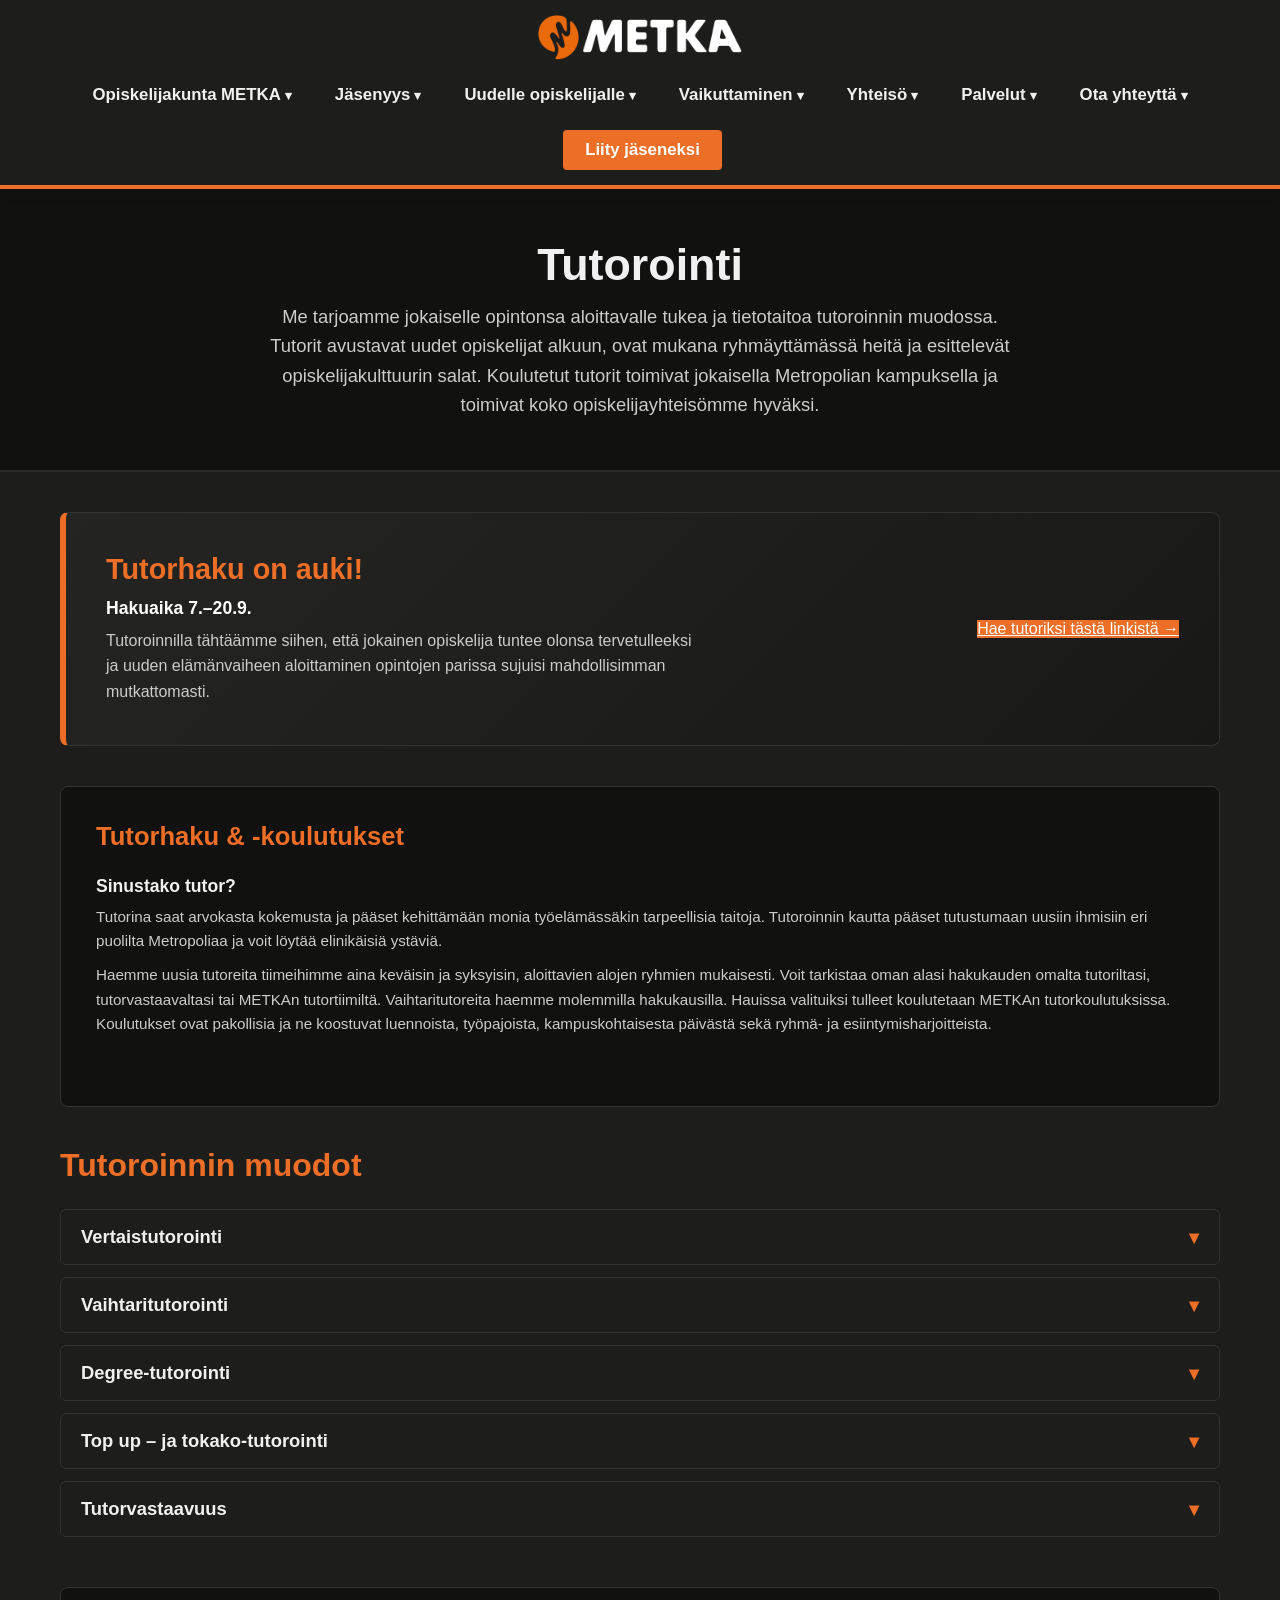
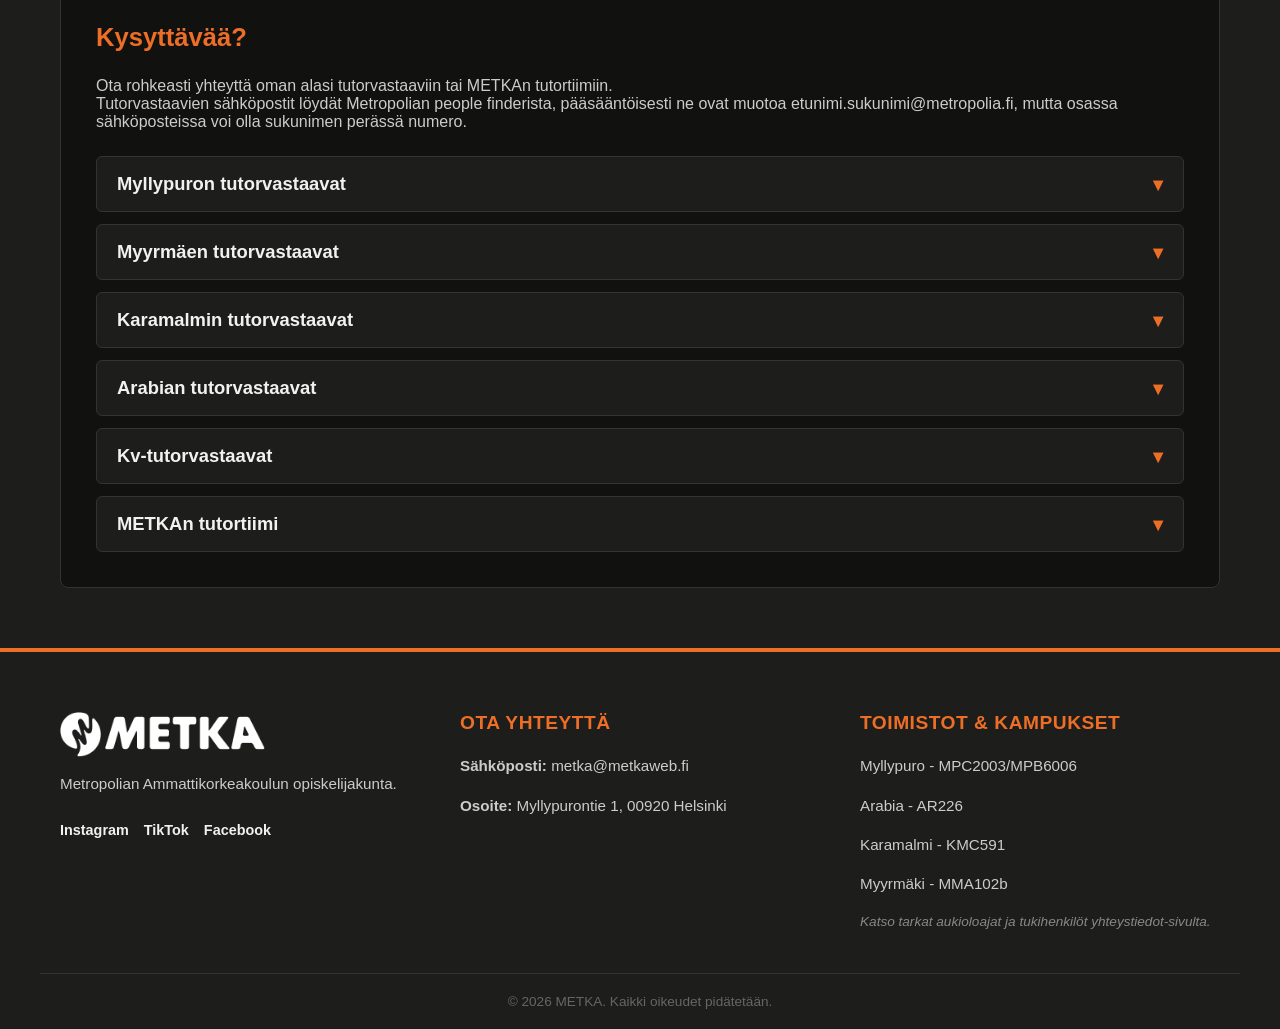
<file: tutorointi.html>
<!DOCTYPE html>
<html lang="fi">
<head>
    <meta charset="UTF-8">
    <meta name="viewport" content="width=device-width, initial-scale=1.0">
    <title>Tutorointi - METKA</title>
    <link rel="stylesheet" href="styles1.css">
    <link rel="stylesheet" href="teemat.css">
</head>
<body>

    <!-- YLÄPALKKI -->
    <nav class="navbar">
        <div class="logo-container">
            <a href="index.html"><img src="kuvat/Logo_2.png" alt="METKA Logo" class="nav-logo"></a>
        </div>
        <div class="nav-links">
            <div class="dropdown">
                <a href="sivu-pohja.html" class="dropbtn">Opiskelijakunta METKA<span class="arrow">&#9662;</span></a>
                <div class="dropdown-content">
                    <a href="sivu-pohja.html">Mikä on METKA?</a>
                    <a href="sivu-pohja.html">Tietosuoja</a>
                    <a href="sivu-pohja.html">Aineistot</a>
                    <a href="sivu-pohja.html">Opintopisteitä aktiivitoiminnasta</a>
                    <a href="sivu-pohja.html">Ajankohtaista</a>
                    <a href="sivu-pohja.html">Hankkeet</a>
                </div>
            </div>
            <div class="dropdown">
                <a href="jasenyys.html" class="dropbtn">Jäsenyys<span class="arrow">&#9662;</span></a>
                <div class="dropdown-content">
                    <a href="jasenyys.html#varsinainen-jasenyys">Liity jäseneksi</a>
                    <a href="jasenyys.html#kannatusjasenyys">Kannatusjäsenyys</a>
                </div>
            </div>
            <div class="dropdown">
                <a href="sivu-pohja.html" class="dropbtn">Uudelle opiskelijalle<span class="arrow">&#9662;</span></a>
                <div class="dropdown-content">
                    <a href="sivu-pohja.html">Tutorkirjeet</a>
                    <a href="sivu-pohja.html">Uuden opiskelijan opas</a>
                    <a href="sivu-pohja.html">METKAn sanakirja</a>
                    <a href="sivu-pohja.html">Vinkkejä opiskelijaelämän alkuun</a>
                </div>
            </div>
            <div class="dropdown">
                <a href="sivu-pohja.html" class="dropbtn">Vaikuttaminen<span class="arrow">&#9662;</span></a>
                <div class="dropdown-content">
                    <a href="sivu-pohja.html">Edustajisto</a>
                    <a href="sivu-pohja.html">Edustajistovaalit</a>
                    <a href="sivu-pohja.html">Hallitus</a>
                    <a href="sivu-pohja.html">Opiskelijan oikeudet</a>
                    <a href="sivu-pohja.html">Opiskelijaedustajat</a>
                    <a href="sivu-pohja.html">Palautteenanto</a>
                </div>
            </div>
            <div class="dropdown">
                <a href="tutorointi.html" class="dropbtn">Yhteisö<span class="arrow">&#9662;</span></a>
                <div class="dropdown-content">
                    <a href="tutorointi.html">Tutorointi</a>
                    <a href="sivu-pohja.html">Opiskelijayhdistykset</a>
                    <a href="sivu-pohja.html">Kerhot</a>
                    <a href="sivu-pohja.html">METKAn Speksi</a>
                    <a href="sivu-pohja.html">Kampus Lounget</a>
                </div>
            </div>
            <div class="dropdown">
                <a href="tapahtumat.html" class="dropbtn">Palvelut<span class="arrow">&#9662;</span></a>
                <div class="dropdown-content">
                    <a href="sivu-pohja.html">Edunvalvonta</a>
                    <a href="sivu-pohja.html">Häirintäyhdyshenkilöt</a>
                    <a href="tapahtumat.html">METKAn tapahtumat</a>
                    <a href="sivu-pohja.html">Liikunta</a>
                    <a href="sivu-pohja.html">Hyvinvointi</a>
                    <a href="sivu-pohja.html">Metka Cafe</a>
                </div>
            </div>
            <div class="dropdown">
                <a href="sivu-pohja.html" class="dropbtn">Ota yhteyttä<span class="arrow">&#9662;</span></a>
                <div class="dropdown-content">
                    <a href="sivu-pohja.html">Yhteystiedot</a>
                    <a href="sivu-pohja.html">Yritysyhteistyö</a>
                </div>
            </div>
            <a href="jasenyys.html" class="btn-nav">Liity jäseneksi</a>
        </div>
    </nav>

    <!-- TEEMA-HERO -->
    <header class="theme-hero">
        <div class="theme-container" style="margin: 0 auto;">
            <h1>Tutorointi</h1>
            <p>Me tarjoamme jokaiselle opintonsa aloittavalle tukea ja tietotaitoa tutoroinnin muodossa. Tutorit avustavat uudet opiskelijat alkuun, ovat mukana ryhmäyttämässä heitä ja esittelevät opiskelijakulttuurin salat. Koulutetut tutorit toimivat jokaisella Metropolian kampuksella ja toimivat koko opiskelijayhteisömme hyväksi.</p>
        </div>
    </header>

    <main class="theme-container">

        <!-- HAKUBANNERI -->
        <div class="tutor-apply-cta" style="margin-bottom: 40px; border-left: 6px solid #ED6E26;">
            <div>
                <h2 style="color: #ED6E26; font-size: 1.8rem; margin-bottom: 8px;">Tutorhaku on auki!</h2>
                <p style="font-size: 1.1rem; color: #FFFFFF; font-weight: bold; margin-bottom: 6px;">Hakuaika 7.–20.9.</p>
                <p>Tutoroinnilla tähtäämme siihen, että jokainen opiskelija tuntee olonsa tervetulleeksi ja uuden elämänvaiheen aloittaminen opintojen parissa sujuisi mahdollisimman mutkattomasti.</p>
            </div>
            <a href="#" class="btn-primary" style="white-space: nowrap;">Hae tutoriksi tästä linkistä &rarr;</a>
        </div>

        <!-- SINUSTAKO TUTOR? & KOULUTUKSET -->
        <section class="membership-faq" style="margin-bottom: 40px;">
            <h2>Tutorhaku & -koulutukset</h2>
            <div class="faq-entry">
                <h4>Sinustako tutor?</h4>
                <p>Tutorina saat arvokasta kokemusta ja pääset kehittämään monia työelämässäkin tarpeellisia taitoja. Tutoroinnin kautta pääset tutustumaan uusiin ihmisiin eri puolilta Metropoliaa ja voit löytää elinikäisiä ystäviä.</p>
                <p style="margin-top: 10px;">Haemme uusia tutoreita tiimeihimme aina keväisin ja syksyisin, aloittavien alojen ryhmien mukaisesti. Voit tarkistaa oman alasi hakukauden omalta tutoriltasi, tutorvastaavaltasi tai METKAn tutortiimiltä. Vaihtaritutoreita haemme molemmilla hakukausilla. Hauissa valituiksi tulleet koulutetaan METKAn tutorkoulutuksissa. Koulutukset ovat pakollisia ja ne koostuvat luennoista, työpajoista, kampuskohtaisesta päivästä sekä ryhmä- ja esiintymisharjoitteista.</p>
            </div>
        </section>

        <!-- TUTOROINNIN ROOLIT AVATTAVINA HAITARILAATIKOINA -->
        <section style="margin-bottom: 40px;">
            <h2 style="color: #ED6E26; font-size: 2rem; margin-bottom: 20px;">Tutoroinnin muodot</h2>
            
            <div class="accordion-container">
                
                <!-- 1. Vertaistutorointi -->
                <details class="accordion-item">
                    <summary class="accordion-header">Vertaistutorointi</summary>
                    <div class="accordion-content">
                        <p style="color: #CCCCCC; line-height: 1.6; margin-bottom: 12px;">
                            Vertaistutor ottaa uusia opiskelijoita vastaan ensimmäisten koulupäivien aikana ja toimii tutoroitavan ryhmänsä tukena ensimmäisen lukukauden ajan. Tutor auttaa ryhmäläisiään pääsemään kiinni opiskeluarkeen jakamalla omia opiskelukokemuksiaan ja opastamalla käytännön asioissa. Vertaistutor on myös mukana kohottamassa ryhmähenkeä järjestämällä sosiaalisia aktiviteetteja koulun ohelle.
                        </p>
                        <p style="color: #CCCCCC; line-height: 1.6;">
                            Tutorin puoleen voit kääntyä, jos sinulla on kysymyksiä kouluun tai opiskeluarkeen liittyen. Tutorit osaavat auttaa sinua monenlaisissa tilanteissa ja mikäli he eivät itse osaa kysymykseesi vastata, heiltä löytyy tietotaitoa opastaa sinut oikean metropolialaisen luo, jolta vastaus kysymykseesi löytyy.
                        </p>
                    </div>
                </details>

                <!-- 2. Vaihtaritutorointi -->
                <details class="accordion-item">
                    <summary class="accordion-header">Vaihtaritutorointi</summary>
                    <div class="accordion-content">
                        <p style="color: #CCCCCC; line-height: 1.6; margin-bottom: 12px;">
                            Vaihtaritutorit toimivat tärkeänä osana Metropolian kansainvälistä toimintaa. Tutorit pitävät huolta vaihto-opiskelijoista ja auttavat heitä Suomen byrokratian viidakossa sekä uuteen kulttuuriin sopeutumisessa.
                        </p>
                        <p style="color: #CCCCCC; line-height: 1.6; margin-bottom: 12px;">
                            Vaihtaritutor on uutta opiskelijaa vastassa hänen saapuessaan Suomeen ja opastaa perille HOASin asuntoon ja tutustuttaa samalla alueen päivittäispalveluihin. Oman kampuksen sekä sen lähialueiden esittely ja erilaisten vapaa-ajan aktiviteettien järjestäminen yhdessä muiden tutoreiden kanssa kuuluvat vaihtaritutorin tehtäviin.
                        </p>
                        <p style="color: #CCCCCC; line-height: 1.6; margin-bottom: 12px;">
                            Vaihto-opiskelijoiden ohjaaminen Suomessa on loistava askel kohti omia kansainvälisiä tavoitteita, esimerkiksi ulkomaanvaihtoa tai ulkomailla työskentelyä ajatellen. Vaihtaritutorina pääset treenaamaan kielitaitoasi, tutustumaan uusiin ihmisiin useista maista ja kulttuureista, ja opit ymmärtämään kulttuurien välisiä eroja ja yhtäläisyyksiä. Vaihtaritutoroinnissa esiintymis-, neuvonta-, organisointi- ja viestintätaitosi kehittyvät mukavan yhdessä tekemisen ohella ja toiminnasta voit myös löytää elinikäisiä ystäviä!
                        </p>
                        <p style="color: #CCCCCC; line-height: 1.6;">
                            Vaihtaritutoroinnin pääkielenä toimii englanti, mutta toiminnassa voit hyödyntää laajasti muutakin kielitaitoasi. Englannin kielitaidolle ei ole vaatimustasoa – hae siis rohkeasti mukaan!
                        </p>
                    </div>
                </details>

                <!-- 3. Degree-tutorointi -->
                <details class="accordion-item">
                    <summary class="accordion-header">Degree-tutorointi</summary>
                    <div class="accordion-content">
                        <p style="color: #CCCCCC; line-height: 1.6; margin-bottom: 12px;">
                            Degree-tutorit tutoroivat englanninkielisiä tutkintoja. Degree-ohjelmissa opiskelee sekä suomalaisia että kansainvälisiä opiskelijoita.
                        </p>
                        <p style="color: #CCCCCC; line-height: 1.6;">
                            Degree-tutoroinnista voit kysyä omilta tutoreiltasi sekä oman kampuksesi tutorvastaavilta tai voit olla yhteydessä METKAn tutortiimiin.
                        </p>
                    </div>
                </details>

                <!-- 4. Top up – ja tokako-tutorointi -->
                <details class="accordion-item">
                    <summary class="accordion-header">Top up – ja tokako-tutorointi</summary>
                    <div class="accordion-content">
                        <p style="color: #CCCCCC; line-height: 1.6; margin-bottom: 12px;">
                            Top up -opiskelijat ovat kansainvälisiä opiskelijoita ja he tekevät osan tutkinnostaan Suomessa. Tokako-opiskelijat ovat myös kansainvälisiä opiskelijaryhmiä, jotka tekevät koko tutkintonsa Suomessa. Opintoihin kuuluu myös suomen kielen opetusta ja tokako-nimitys tulee kuvauksesta ”toiminnallinen kaksikielinen koulutus”. Tokako-tutkintoja löytyy tällä hetkellä mm. sairaanhoitaja (tokasa), fysioterapia, bioanalyytikko sekä business.
                        </p>
                        <p style="color: #CCCCCC; line-height: 1.6; margin-bottom: 12px;">
                            Opiskelijat saapuvat maahan hieman eri aikoihin, eli osa tutoroinnista toteutetaan etänä, osa hybridinä ja osa kampuksella. Topup- ja tokako-tutorointimalli on uusi tutoroinnin toimintamuoto, jota yhä kehitetään. Tämä tutorointimuoto on painotukseltaan kansainvälinen.
                        </p>
                        <p style="color: #CCCCCC; line-height: 1.6;">
                            Topup- ja tokasa-tutoroinnista voit kysyä Myllypuron kv-tiimin top up – ja tokasa-tutoroinnin tutorvastaavilta. Muista tokako-tutoroinnin mahdollisuuksista voit kysyä mainituista koulutuksista vastaavilta tutorvastaavatiimeiltä. Lisäksi voit olla asiasta yhteydessä METKAn tutortiimiin.
                        </p>
                    </div>
                </details>

                <!-- 5. Tutorvastaavuus -->
                <details class="accordion-item">
                    <summary class="accordion-header">Tutorvastaavuus</summary>
                    <div class="accordion-content">
                        <p style="color: #CCCCCC; line-height: 1.6;">
                            Tutorvastaavat ovat kokeneita tutoreita, jotka on erikseen valittu ja koulutettu toimimaan oman kampuksensa tutoreiden tiimien vetäjinä. Tutorvastaavan kausi alkaa virallisesti tammikuussa ja kestää vähintään seuraavan kalenterivuoden loppuun. Haut järjestetään aina syksyisin ja koulutus lokakuussa. Tutorvastaavaksi voit hakea, mikäli olet toiminut tutorina vähintään yhden lukukauden ajan. Uudet tutorvastaavat pääsevät jo syyskaudella tutustumaan toimintaan senhetkisten tutorvastaavien ohjauksella. Tutorvastaavuus on loistava keino syventää tutorina opittuja taitoja ja viedä osaamistaan seuraavalle tasolle.
                        </p>
                    </div>
                </details>

            </div>
        </section>

        <!-- KYSYTTÄVÄÄ & AVATTAVAT DROPDOWN-TIEDOT -->
        <section class="membership-faq" style="margin-top: 50px;">
            <h2>Kysyttävää?</h2>
            <p style="color: #CCCCCC; font-size: 1rem; margin-bottom: 20px;">
                Ota rohkeasti yhteyttä oman alasi tutorvastaaviin tai METKAn tutortiimiin.<br>
                Tutorvastaavien sähköpostit löydät Metropolian people finderista, pääsääntöisesti ne ovat muotoa <code>etunimi.sukunimi@metropolia.fi</code>, mutta osassa sähköposteissa voi olla sukunimen perässä numero.
            </p>

            <div class="accordion-container">
                
                <!-- Myllypuro -->
                <details class="accordion-item">
                    <summary class="accordion-header">Myllypuron tutorvastaavat</summary>
                    <div class="accordion-content">
                        <ul class="contact-sublist">
                            <li><strong>Sosiaali- ja terveysala:</strong> Henkilö 1, Henkilö 2, Henkilö 3</li>
                            <li><strong>Rakennus- ja kiinteistöala:</strong> Henkilö 4, Henkilö 5</li>
                            <li><strong>Top up- ja tokasa-tutorointi:</strong> Henkilö 6</li>
                        </ul>
                    </div>
                </details>

                <!-- Myyrmäki -->
                <details class="accordion-item">
                    <summary class="accordion-header">Myyrmäen tutorvastaavat</summary>
                    <div class="accordion-content">
                        <ul class="contact-sublist">
                            <li><strong>Liiketalous:</strong> Henkilö 7, Henkilö 8</li>
                            <li><strong>Tekniikka:</strong> Henkilö 9, Henkilö 10</li>
                        </ul>
                    </div>
                </details>

                <!-- Karamalmi -->
                <details class="accordion-item">
                    <summary class="accordion-header">Karamalmin tutorvastaavat</summary>
                    <div class="accordion-content">
                        <ul class="contact-sublist">
                            <li><strong>Tieto- ja viestintätekniikka:</strong> Henkilö 11, Henkilö 12, Henkilö 13</li>
                        </ul>
                    </div>
                </details>

                <!-- Arabia -->
                <details class="accordion-item">
                    <summary class="accordion-header">Arabian tutorvastaavat</summary>
                    <div class="accordion-content">
                        <ul class="contact-sublist">
                            <li><strong>Kulttuuriala ja muotoilu:</strong> Henkilö 14, Henkilö 15</li>
                            <li><strong>Konservointi ja viestintä:</strong> Henkilö 16</li>
                        </ul>
                    </div>
                </details>

                <!-- Kv-tutorvastaavat -->
                <details class="accordion-item">
                    <summary class="accordion-header">Kv-tutorvastaavat</summary>
                    <div class="accordion-content">
                        <ul class="contact-sublist">
                            <li><strong>Kansainvälinen tutorointi (kaikki kampukset):</strong> Henkilö 17, Henkilö 18, Henkilö 19</li>
                        </ul>
                    </div>
                </details>

                <!-- METKAn tutortiimi -->
                <details class="accordion-item">
                    <summary class="accordion-header">METKAn tutortiimi</summary>
                    <div class="accordion-content">
                        <ul class="contact-sublist">
                            <li><strong>Tutortoiminnan asiantuntija:</strong> Henkilö 20 (tutor@metkaweb.fi)</li>
                            <li><strong>Hallituksen tutorvastaava:</strong> Henkilö 21</li>
                        </ul>
                    </div>
                </details>

            </div>
        </section>

    </main>

    <!-- FOOTER -->
    <footer class="main-footer">
        <div class="footer-container">
            <div class="footer-column">
                <img src="kuvat/Logo.png" alt="METKA" class="footer-logo">
                <p>Metropolian Ammattikorkeakoulun opiskelijakunta.</p>
                <div class="footer-socials">
                    <a href="#" target="_blank">Instagram</a>
                    <a href="#" target="_blank">TikTok</a>
                    <a href="#" target="_blank">Facebook</a>
                </div>
            </div>
            <div class="footer-column">
                <h3>Ota yhteyttä</h3>
                <p><strong>Sähköposti:</strong> metka@metkaweb.fi</p>
                <p><strong>Osoite:</strong> Myllypurontie 1, 00920 Helsinki</p>
            </div>
            <div class="footer-column">
                <h3>Toimistot & Kampukset</h3>
                <p>Myllypuro - MPC2003/MPB6006</p>
                <p>Arabia - AR226</p>
                <p>Karamalmi - KMC591</p>
                <p>Myyrmäki - MMA102b</p>
                <p class="footer-note">Katso tarkat aukioloajat ja tukihenkilöt yhteystiedot-sivulta.</p>
            </div>
        </div>
        <div class="footer-bottom">
            <p>&copy; 2026 METKA. Kaikki oikeudet pidätetään.</p>
        </div>
    </footer>

</body>
</html>
</file>
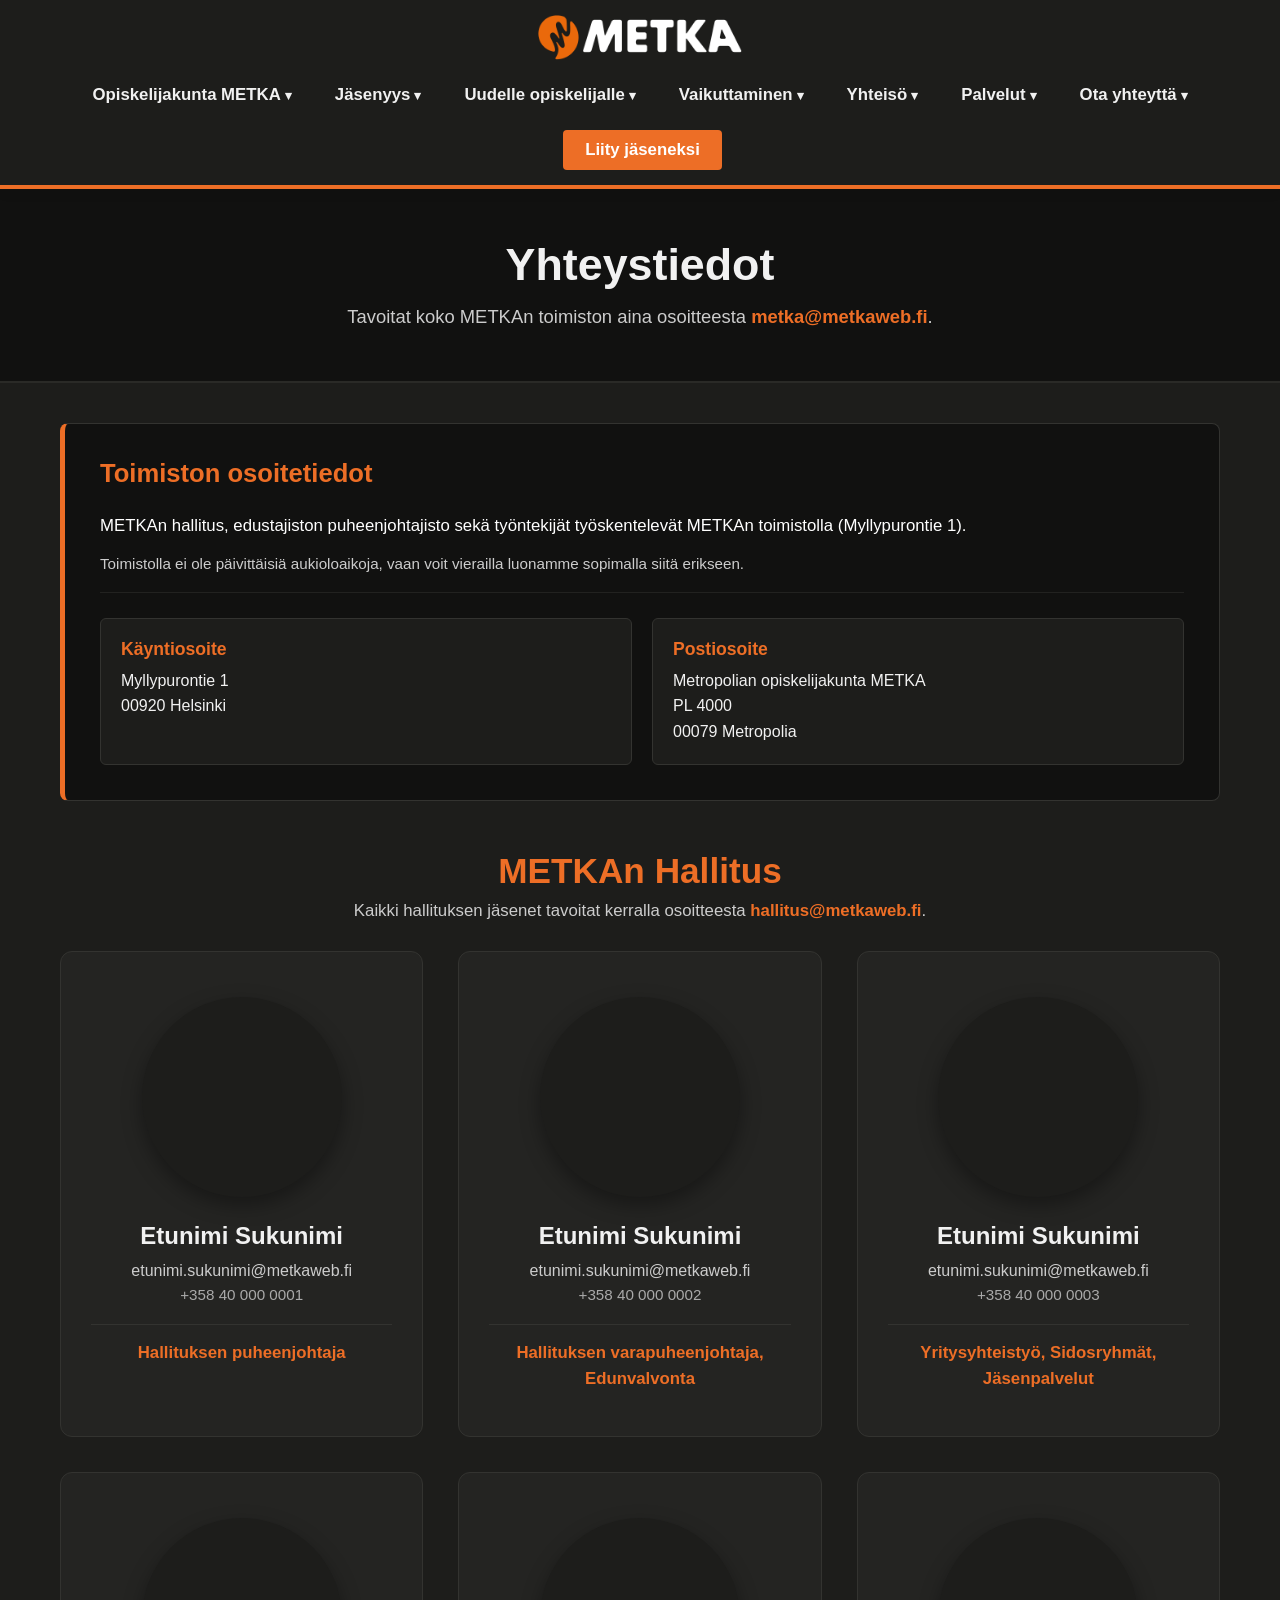
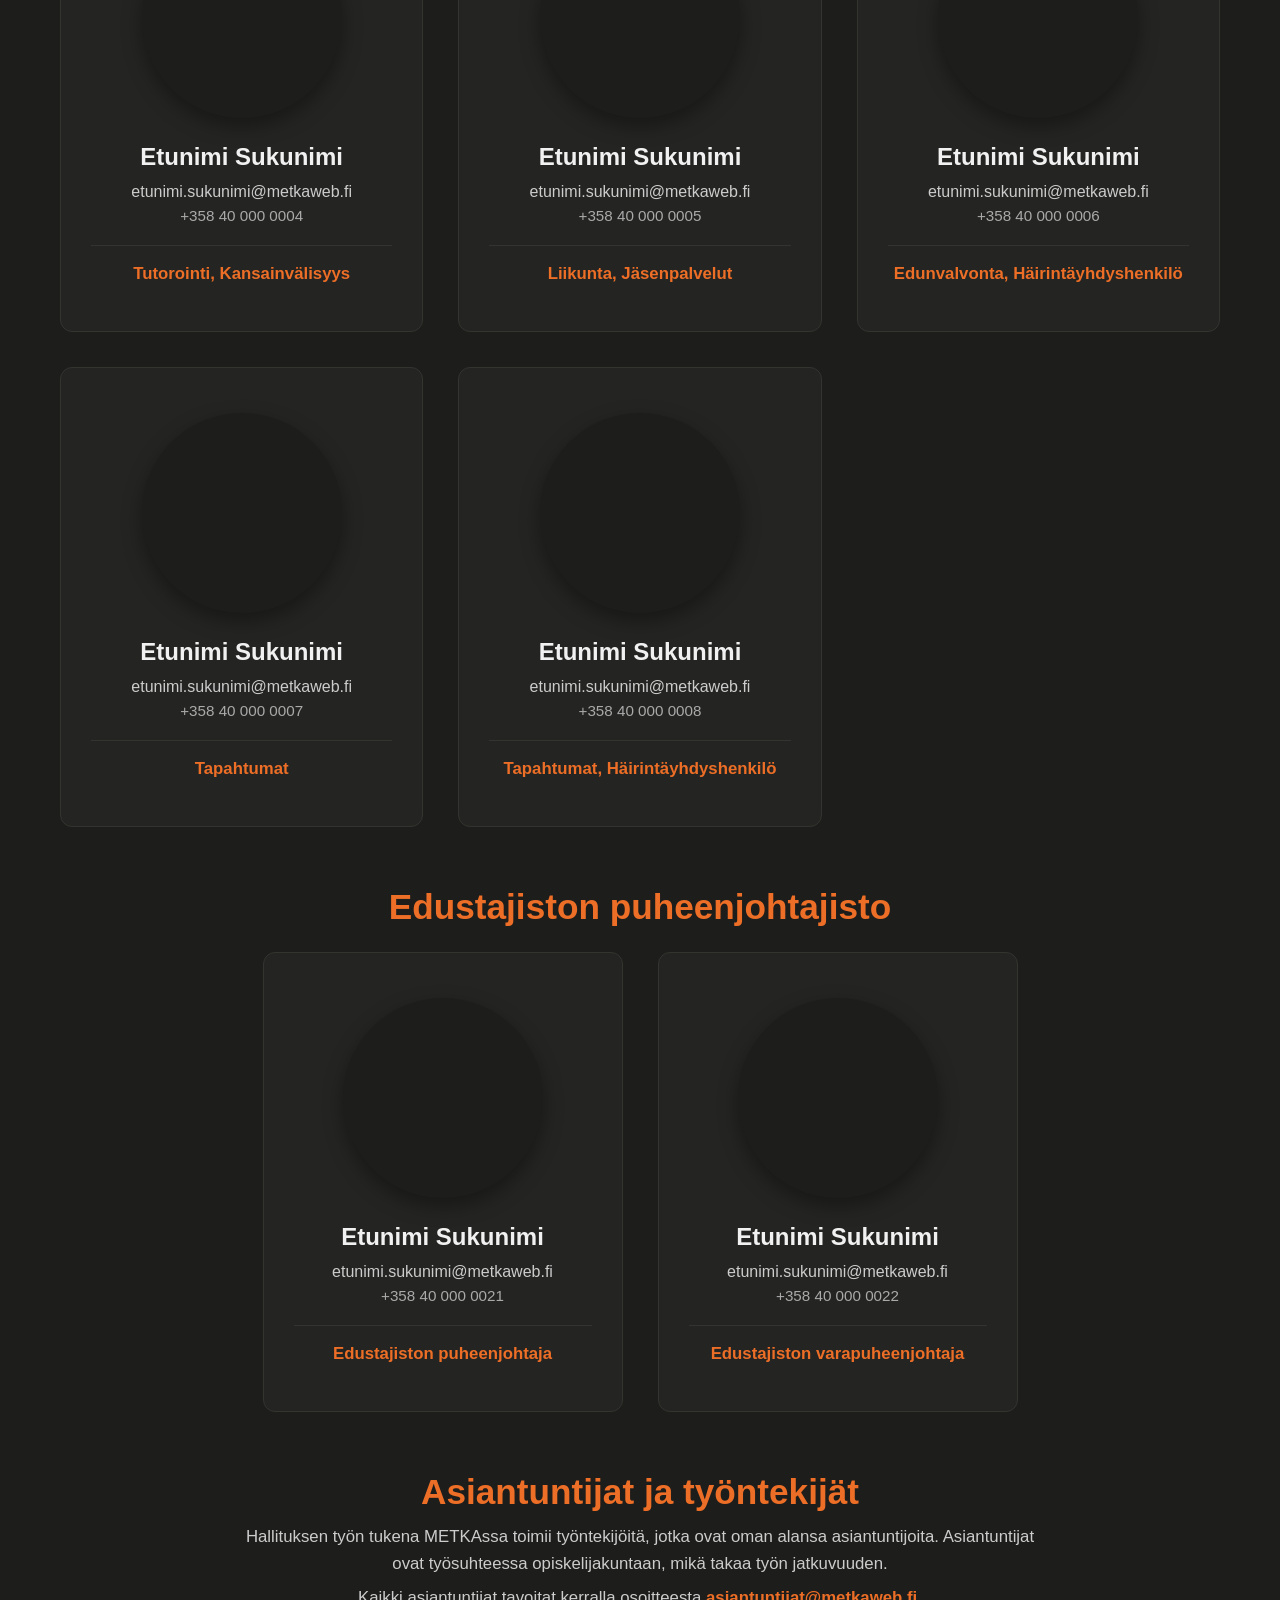
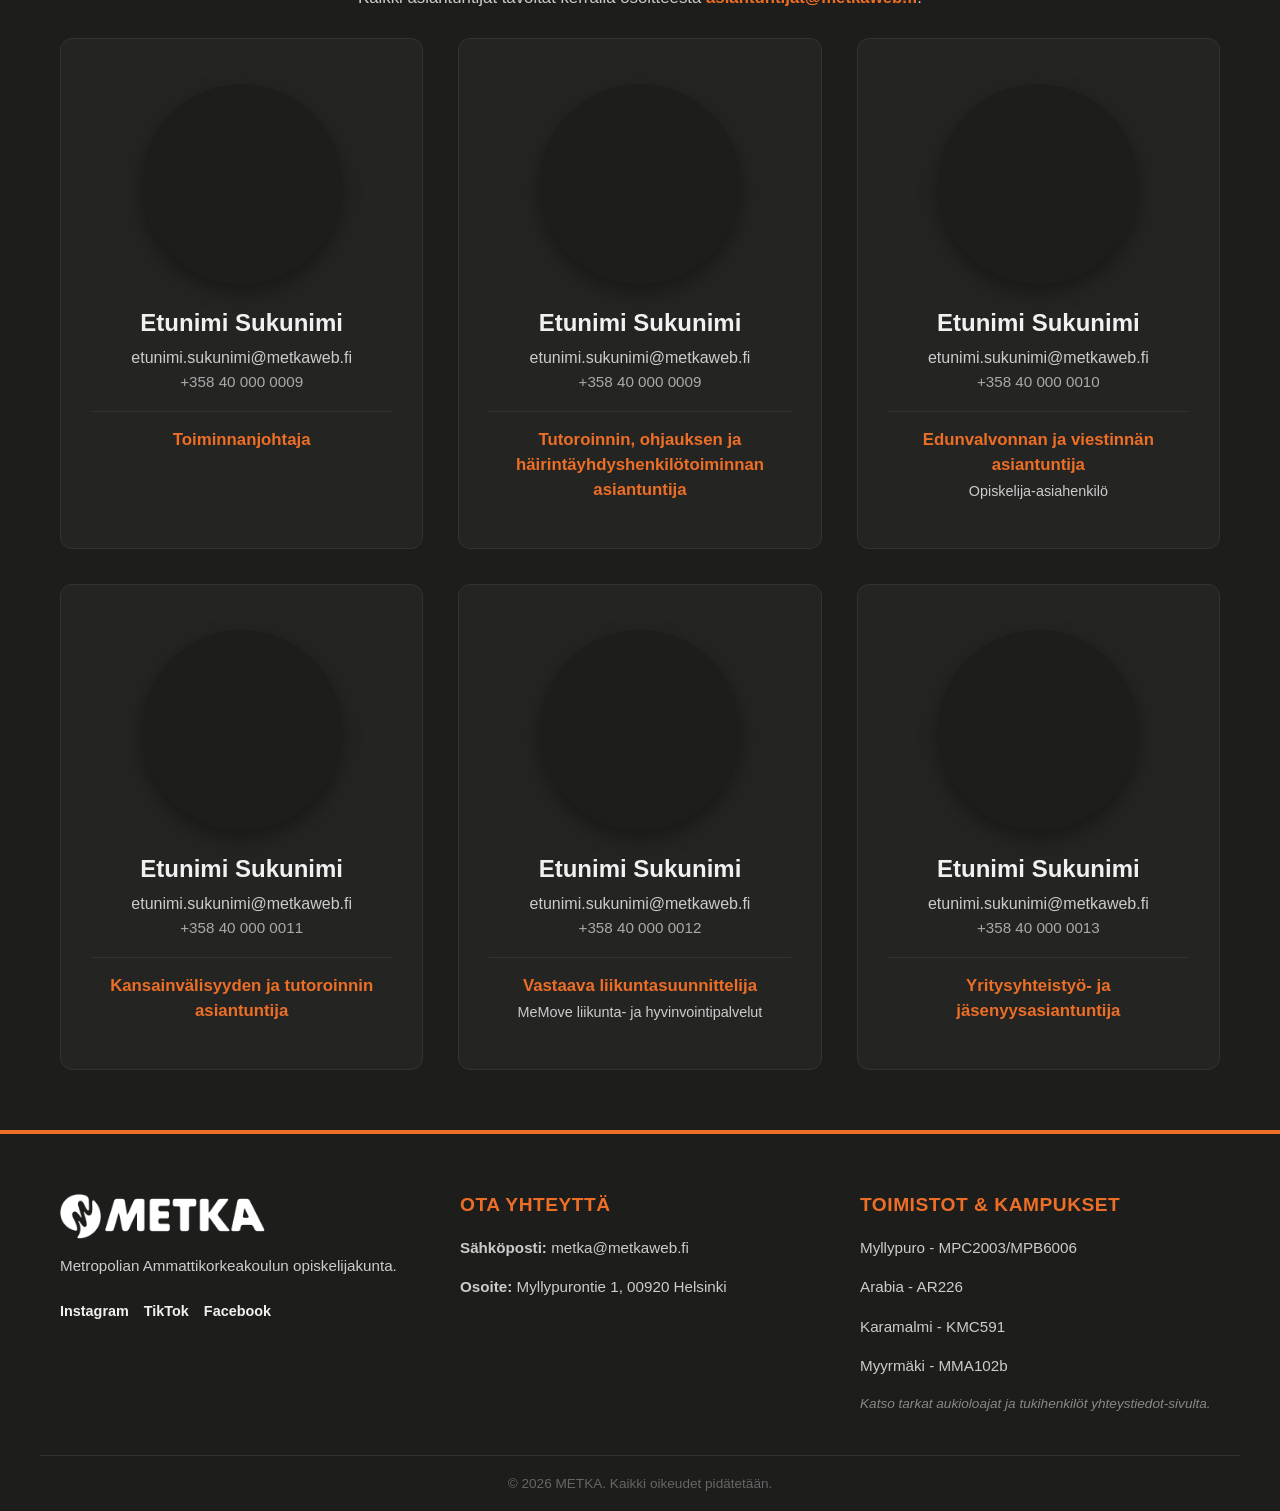
<file: yhteystiedot.html>
<!DOCTYPE html>
<html lang="fi">
<head>
    <meta charset="UTF-8">
    <meta name="viewport" content="width=device-width, initial-scale=1.0">
    <title>Yhteystiedot - METKA</title>
    <link rel="stylesheet" href="styles1.css">
    <link rel="stylesheet" href="teemat.css">
</head>
<body>

    <!-- YLÄPALKKI -->
    <nav class="navbar">
        <div class="logo-container">
            <a href="index.html"><img src="kuvat/Logo_2.png" alt="METKA Logo" class="nav-logo"></a>
        </div>
        <div class="nav-links">
            <div class="dropdown">
                <a href="sivu-pohja.html" class="dropbtn">Opiskelijakunta METKA<span class="arrow">&#9662;</span></a>
                <div class="dropdown-content">
                    <a href="sivu-pohja.html">Mikä on METKA?</a>
                    <a href="sivu-pohja.html">Tietosuoja</a>
                    <a href="sivu-pohja.html">Aineistot</a>
                    <a href="sivu-pohja.html">Opintopisteitä aktiivitoiminnasta</a>
                    <a href="sivu-pohja.html">Ajankohtaista</a>
                    <a href="sivu-pohja.html">Hankkeet</a>
                </div>
            </div>
            <div class="dropdown">
                <a href="jasenyys.html" class="dropbtn">Jäsenyys<span class="arrow">&#9662;</span></a>
                <div class="dropdown-content">
                    <a href="jasenyys.html#varsinainen-jasenyys">Liity jäseneksi</a>
                    <a href="jasenyys.html#kannatusjasenyys">Kannatusjäsenyys</a>
                </div>
            </div>
            <div class="dropdown">
                <a href="sivu-pohja.html" class="dropbtn">Uudelle opiskelijalle<span class="arrow">&#9662;</span></a>
                <div class="dropdown-content">
                    <a href="sivu-pohja.html">Tutorkirjeet</a>
                    <a href="sivu-pohja.html">Uuden opiskelijan opas</a>
                    <a href="sivu-pohja.html">METKAn sanakirja</a>
                    <a href="sivu-pohja.html">Vinkkejä opiskelijaelämän alkuun</a>
                </div>
            </div>
            <div class="dropdown">
                <a href="sivu-pohja.html" class="dropbtn">Vaikuttaminen<span class="arrow">&#9662;</span></a>
                <div class="dropdown-content">
                    <a href="sivu-pohja.html">Edustajisto</a>
                    <a href="sivu-pohja.html">Edustajistovaalit</a>
                    <a href="sivu-pohja.html">Hallitus</a>
                    <a href="sivu-pohja.html">Opiskelijan oikeudet</a>
                    <a href="sivu-pohja.html">Opiskelijaedustajat</a>
                    <a href="sivu-pohja.html">Palautteenanto</a>
                </div>
            </div>
            <div class="dropdown">
                <a href="tutorointi.html" class="dropbtn">Yhteisö<span class="arrow">&#9662;</span></a>
                <div class="dropdown-content">
                    <a href="tutorointi.html">Tutorointi</a>
                    <a href="sivu-pohja.html">Opiskelijayhdistykset</a>
                    <a href="sivu-pohja.html">Kerhot</a>
                    <a href="sivu-pohja.html">METKAn Speksi</a>
                    <a href="sivu-pohja.html">Kampus Lounget</a>
                </div>
            </div>
            <div class="dropdown">
                <a href="tapahtumat.html" class="dropbtn">Palvelut<span class="arrow">&#9662;</span></a>
                <div class="dropdown-content">
                    <a href="sivu-pohja.html">Edunvalvonta</a>
                    <a href="sivu-pohja.html">Häirintäyhdyshenkilöt</a>
                    <a href="tapahtumat.html">METKAn tapahtumat</a>
                    <a href="sivu-pohja.html">Liikunta</a>
                    <a href="sivu-pohja.html">Hyvinvointi</a>
                    <a href="sivu-pohja.html">Metka Cafe</a>
                </div>
            </div>
            <div class="dropdown">
                <a href="yhteystiedot.html" class="dropbtn">Ota yhteyttä<span class="arrow">&#9662;</span></a>
                <div class="dropdown-content">
                    <a href="yhteystiedot.html">Yhteystiedot</a>
                    <a href="sivu-pohja.html">Yritysyhteistyö</a>
                </div>
            </div>
            <a href="jasenyys.html" class="btn-nav">Liity jäseneksi</a>
        </div>
    </nav>

    <!-- TEEMA-HERO -->
    <header class="theme-hero">
        <div class="theme-container" style="margin: 0 auto;">
            <h1>Yhteystiedot</h1>
            <p>Tavoitat koko METKAn toimiston aina osoitteesta <a href="mailto:metka@metkaweb.fi" style="color: #ED6E26; text-decoration: none; font-weight: bold;">metka@metkaweb.fi</a>.</p>
        </div>
    </header>

    <main class="theme-container">

        <!-- TOIMISTON OSOITETIEDOT & AUKIOLO -->
        <section class="membership-faq" style="margin-bottom: 50px; border-left: 5px solid #ED6E26;">
            <h2>Toimiston osoitetiedot</h2>
            
            <div class="faq-entry">
                <p style="font-size: 1.05rem; color: #FFFFFF; margin-bottom: 12px;">
                    METKAn hallitus, edustajiston puheenjohtajisto sekä työntekijät työskentelevät METKAn toimistolla (Myllypurontie 1).
                </p>
                <p style="color: #CCCCCC;">
                    Toimistolla ei ole päivittäisiä aukioloaikoja, vaan voit vierailla luonamme sopimalla siitä erikseen.
                </p>
            </div>

            <div style="display: grid; grid-template-columns: repeat(auto-fit, minmax(240px, 1fr)); gap: 20px; margin-top: 25px;">
                <div style="background: #1D1D1B; padding: 20px; border-radius: 6px; border: 1px solid #333330;">
                    <h4 style="color: #ED6E26; font-size: 1.1rem; margin-bottom: 8px;">Käyntiosoite</h4>
                    <p style="color: #F1F1F1; line-height: 1.6; margin: 0;">
                        Myllypurontie 1<br>
                        00920 Helsinki
                    </p>
                </div>

                <div style="background: #1D1D1B; padding: 20px; border-radius: 6px; border: 1px solid #333330;">
                    <h4 style="color: #ED6E26; font-size: 1.1rem; margin-bottom: 8px;">Postiosoite</h4>
                    <p style="color: #F1F1F1; line-height: 1.6; margin: 0;">
                        Metropolian opiskelijakunta METKA<br>
                        PL 4000<br>
                        00079 Metropolia
                    </p>
                </div>
            </div>
        </section>

        <!-- 1. HALLITUS -->
        <div style="text-align: center; margin-bottom: 30px;">
            <h2 style="color: #ED6E26; font-size: 2.2rem; margin-bottom: 10px;">METKAn Hallitus</h2>
            <p style="color: #CCCCCC; font-size: 1.05rem;">
                Kaikki hallituksen jäsenet tavoitat kerralla osoitteesta 
                <a href="mailto:hallitus@metkaweb.fi" style="color: #ED6E26; text-decoration: none; font-weight: bold;">hallitus@metkaweb.fi</a>.
            </p>
        </div>
        
        <div class="person-grid" style="margin-bottom: 60px;">
            
            <div class="person-card">
                <div class="person-avatar" style="background-image: url('https://picsum.photos/400/400?random=31');"></div>
                <div class="person-details">
                    <h3>Etunimi Sukunimi</h3>
                    <p class="person-email">etunimi.sukunimi@metkaweb.fi</p>
                    <p class="person-phone">+358 40 000 0001</p>
                    <span class="person-role">Hallituksen puheenjohtaja</span>
                </div>
            </div>

            <div class="person-card">
                <div class="person-avatar" style="background-image: url('https://picsum.photos/400/400?random=31');"></div>
                <div class="person-details">
                    <h3>Etunimi Sukunimi</h3>
                    <p class="person-email">etunimi.sukunimi@metkaweb.fi</p>
                    <p class="person-phone">+358 40 000 0002</p>
                    <span class="person-role">Hallituksen varapuheenjohtaja, Edunvalvonta</span>
                </div>
            </div>

            <div class="person-card">
                <div class="person-avatar" style="background-image: url('https://picsum.photos/400/400?random=31');"></div>
                <div class="person-details">
                    <h3>Etunimi Sukunimi</h3>
                    <p class="person-email">etunimi.sukunimi@metkaweb.fi</p>
                    <p class="person-phone">+358 40 000 0003</p>
                    <span class="person-role">Yritysyhteistyö, Sidosryhmät, Jäsenpalvelut</span>
                </div>
            </div>

            <div class="person-card">
                <div class="person-avatar" style="background-image: url('https://picsum.photos/400/400?random=31');"></div>
                <div class="person-details">
                    <h3>Etunimi Sukunimi</h3>
                    <p class="person-email">etunimi.sukunimi@metkaweb.fi</p>
                    <p class="person-phone">+358 40 000 0004</p>
                    <span class="person-role">Tutorointi, Kansainvälisyys</span>
                </div>
            </div>

            <div class="person-card">
                <div class="person-avatar" style="background-image: url('https://picsum.photos/400/400?random=31');"></div>
                <div class="person-details">
                    <h3>Etunimi Sukunimi</h3>
                    <p class="person-email">etunimi.sukunimi@metkaweb.fi</p>
                    <p class="person-phone">+358 40 000 0005</p>
                    <span class="person-role">Liikunta, Jäsenpalvelut</span>
                </div>
            </div>

            <div class="person-card">
                <div class="person-avatar" style="background-image: url('https://picsum.photos/400/400?random=31');"></div>
                <div class="person-details">
                    <h3>Etunimi Sukunimi</h3>
                    <p class="person-email">etunimi.sukunimi@metkaweb.fi</p>
                    <p class="person-phone">+358 40 000 0006</p>
                    <span class="person-role">Edunvalvonta, Häirintäyhdyshenkilö</span>
                </div>
            </div>

            <div class="person-card">
                <div class="person-avatar" style="background-image: url('https://picsum.photos/400/400?random=31');"></div>
                <div class="person-details">
                    <h3>Etunimi Sukunimi</h3>
                    <p class="person-email">etunimi.sukunimi@metkaweb.fi</p>
                    <p class="person-phone">+358 40 000 0007</p>
                    <span class="person-role">Tapahtumat</span>
                </div>
            </div>

            <div class="person-card">
                <div class="person-avatar" style="background-image: url('https://picsum.photos/400/400?random=31');"></div>
                <div class="person-details">
                    <h3>Etunimi Sukunimi</h3>
                    <p class="person-email">etunimi.sukunimi@metkaweb.fi</p>
                    <p class="person-phone">+358 40 000 0008</p>
                    <span class="person-role">Tapahtumat, Häirintäyhdyshenkilö</span>
                </div>
            </div>

        </div>

        <!-- 2. EDUSTAJISTON PUHEENJOHTAJISTO -->
        <h2 style="color: #ED6E26; font-size: 2.2rem; margin-bottom: 25px; text-align: center;">Edustajiston puheenjohtajisto</h2>
        
        <!-- Keskitetty flex-säiliö, joka ei pakota kortteja ylileveiksi -->
        <div class="edustajisto-grid">
            
            <!-- Edustajiston puheenjohtaja -->
            <div class="person-card">
                <div class="person-avatar" style="background-image: url('https://picsum.photos/400/400?random=31');"></div>
                <div class="person-details">
                    <h3>Etunimi Sukunimi</h3>
                    <p class="person-email">etunimi.sukunimi@metkaweb.fi</p>
                    <p class="person-phone">+358 40 000 0021</p>
                    <span class="person-role">Edustajiston puheenjohtaja</span>
                </div>
            </div>

            <!-- Edustajiston varapuheenjohtaja -->
            <div class="person-card">
                <div class="person-avatar" style="background-image: url('https://picsum.photos/400/400?random=31');"></div>
                <div class="person-details">
                    <h3>Etunimi Sukunimi</h3>
                    <p class="person-email">etunimi.sukunimi@metkaweb.fi</p>
                    <p class="person-phone">+358 40 000 0022</p>
                    <span class="person-role">Edustajiston varapuheenjohtaja</span>
                </div>
            </div>

        </div>
        
        <!-- 3. ASIANTUNTIJAT JA TYÖNTEKIJÄT -->
        <div style="text-align: center; margin-bottom: 30px; max-width: 800px; margin-left: auto; margin-right: auto;">
            <h2 style="color: #ED6E26; font-size: 2.2rem; margin-bottom: 12px;">Asiantuntijat ja työntekijät</h2>
            <p style="color: #CCCCCC; font-size: 1.05rem; line-height: 1.6; margin-bottom: 10px;">
                Hallituksen työn tukena METKAssa toimii työntekijöitä, jotka ovat oman alansa asiantuntijoita. Asiantuntijat ovat työsuhteessa opiskelijakuntaan, mikä takaa työn jatkuvuuden.
            </p>
            <p style="color: #CCCCCC; font-size: 1.05rem;">
                Kaikki asiantuntijat tavoitat kerralla osoitteesta 
                <a href="mailto:asiantuntijat@metkaweb.fi" style="color: #ED6E26; text-decoration: none; font-weight: bold;">asiantuntijat@metkaweb.fi</a>.
            </p>
        </div>

        <div class="person-grid" style="margin-bottom: 60px;">
            
            <div class="person-card">
                <div class="person-avatar" style="background-image: url('https://picsum.photos/400/400?random=31');"></div>
                <div class="person-details">
                    <h3>Etunimi Sukunimi</h3>
                    <p class="person-email">etunimi.sukunimi@metkaweb.fi</p>
                    <p class="person-phone">+358 40 000 0009</p>
                    <span class="person-role">Toiminnanjohtaja</span>
                </div>
            </div>
            
            <div class="person-card">
                <div class="person-avatar" style="background-image: url('https://picsum.photos/400/400?random=31');"></div>
                <div class="person-details">
                    <h3>Etunimi Sukunimi</h3>
                    <p class="person-email">etunimi.sukunimi@metkaweb.fi</p>
                    <p class="person-phone">+358 40 000 0009</p>
                    <span class="person-role">Tutoroinnin, ohjauksen ja häirintäyhdyshenkilötoiminnan asiantuntija</span>
                </div>
            </div>

            <!-- 2. Edunvalvonta & opiskelija-asiahenkilö -->
            <div class="person-card">
                <div class="person-avatar" style="background-image: url('https://picsum.photos/400/400?random=31');"></div>
                <div class="person-details">
                    <h3>Etunimi Sukunimi</h3>
                    <p class="person-email">etunimi.sukunimi@metkaweb.fi</p>
                    <p class="person-phone">+358 40 000 0010</p>
                    <span class="person-role">Edunvalvonnan ja viestinnän asiantuntija<br><small>Opiskelija-asiahenkilö</small></span>
                </div>
            </div>

            <!-- 3. Kansainvälisyys & tutorointi -->
            <div class="person-card">
                <div class="person-avatar" style="background-image: url('https://picsum.photos/400/400?random=31');"></div>
                <div class="person-details">
                    <h3>Etunimi Sukunimi</h3>
                    <p class="person-email">etunimi.sukunimi@metkaweb.fi</p>
                    <p class="person-phone">+358 40 000 0011</p>
                    <span class="person-role">Kansainvälisyyden ja tutoroinnin asiantuntija</span>
                </div>
            </div>

            <!-- 4. Liikuntasuunnittelija / MeMove -->
            <div class="person-card">
                <div class="person-avatar" style="background-image: url('https://picsum.photos/400/400?random=31');"></div>
                <div class="person-details">
                    <h3>Etunimi Sukunimi</h3>
                    <p class="person-email">etunimi.sukunimi@metkaweb.fi</p>
                    <p class="person-phone">+358 40 000 0012</p>
                    <span class="person-role">Vastaava liikuntasuunnittelija<br><small>MeMove liikunta- ja hyvinvointipalvelut</small></span>
                </div>
            </div>

            <!-- 5. Yritysyhteistyö & jäsenyys -->
            <div class="person-card">
                <div class="person-avatar" style="background-image: url('https://picsum.photos/400/400?random=31');"></div>
                <div class="person-details">
                    <h3>Etunimi Sukunimi</h3>
                    <p class="person-email">etunimi.sukunimi@metkaweb.fi</p>
                    <p class="person-phone">+358 40 000 0013</p>
                    <span class="person-role">Yritysyhteistyö- ja jäsenyysasiantuntija</span>
                </div>
            </div>

        </div>

    </main>

    <!-- FOOTER -->
    <footer class="main-footer">
        <div class="footer-container">
            <div class="footer-column">
                <img src="kuvat/Logo.png" alt="METKA" class="footer-logo">
                <p>Metropolian Ammattikorkeakoulun opiskelijakunta.</p>
                <div class="footer-socials">
                    <a href="#" target="_blank">Instagram</a>
                    <a href="#" target="_blank">TikTok</a>
                    <a href="#" target="_blank">Facebook</a>
                </div>
            </div>
            <div class="footer-column">
                <h3>Ota yhteyttä</h3>
                <p><strong>Sähköposti:</strong> metka@metkaweb.fi</p>
                <p><strong>Osoite:</strong> Myllypurontie 1, 00920 Helsinki</p>
            </div>
            <div class="footer-column">
                <h3>Toimistot & Kampukset</h3>
                <p>Myllypuro - MPC2003/MPB6006</p>
                <p>Arabia - AR226</p>
                <p>Karamalmi - KMC591</p>
                <p>Myyrmäki - MMA102b</p>
                <p class="footer-note">Katso tarkat aukioloajat ja tukihenkilöt yhteystiedot-sivulta.</p>
            </div>
        </div>
        <div class="footer-bottom">
            <p>&copy; 2026 METKA. Kaikki oikeudet pidätetään.</p>
        </div>
    </footer>

</body>
</html>
</file>
<file: styles1.css>
/* --- YLEISET TYYLIT --- */
* {
    margin: 0;
    padding: 0;
    box-sizing: border-box;
    font-family: Arial, sans-serif;
}

body {
    background-color: #1D1D1B; /* METKAn vaalea taustaväri */
    color: #F1F1F1; /* METKAn musta/tummanharmaa */
}

/* --- NAVIGAATIOPALKKI (NAVBAR) --- */
.navbar {
    display: flex;
    justify-content: space-between;
    align-items: center;
    padding: 15px 4%;
    background: #1D1D1B;
    border-bottom: 4px solid #ED6E26; /* METKAn oranssi */
    box-shadow: 0 4px 12px rgba(0,0,0,0.05);
    
    /* --- TÄMÄ JÄTTÄÄ PALKIN JUMIIN YLÄLAITAAN --- */
    position: sticky;
    top: 0;
    z-index: 1000; /* Varmistaa, että valikko pysyy kaiken muun sisällön ja karusellin päällä */
}

.logo-container {
    display: flex;
    align-items: center;
}

.nav-logo {
    height: 45px;
    width: auto;
    display: block;
}

.nav-links {
    display: flex;
    align-items: center;
    gap: 15px; /* Suurennettu väliä, jotta isommat fontit mahtuvat kauniisti */
}

/* Navigaation peruslinkit ja pudotusvalikon napit */
.nav-links a, .dropbtn {
    text-decoration: none;
    color: #F1F1F1;
    font-weight: 700;
    font-size: 1.05rem; /* Suurennettu fonttikoko (oli 0.9rem) */
    padding: 10px 14px; /* Lisätty ilmaa linkkien ympärille */
    display: inline-block;
    border: none;
    background: none;
    cursor: pointer;
    transition: color 0.2s ease;
}

.nav-links a:hover, .dropdown:hover .dropbtn {
    color: #ED6E26; /* Muuttuu oranssiksi hoverissa */
}

.arrow {
    font-size: 0.8rem;
    margin-left: 4px;
    vertical-align: middle;
}

/* --- PUDOTUSVALIKKOYDIN (DROPDOWN) --- */
.dropdown {
    position: relative;
    display: inline-block;
}

/* Laatikko joka aukeaa pääkohdan alle */
.dropdown-content {
    display: none;
    position: absolute;
    background-color: #1D1D1B;
    min-width: 240px; /* Hieman leveämpi suuremmalle tekstille */
    box-shadow: 0px 8px 16px rgba(0,0,0,0.1);
    border-top: 3px solid #ED6E26;
    border-radius: 0 0 4px 4px;
    top: 100%;
    left: 0;
    z-index: 1001;
}

/* Linkit alasivujen laatikon sisällä */
.dropdown-content a {
    color: #F1F1F1;
    padding: 12px 18px;
    text-align: left;
    display: block;
    font-weight: 600;
    font-size: 0.95rem; /* Suurennettu fonttikoko (oli 0.85rem) */
    border-bottom: 1px solid #1D1D1B;
}

.dropdown-content a:last-child {
    border-bottom: none;
}

.dropdown-content a:hover {
    background-color: #1D1D1B;
    color: #ED6E26;
}

/* Näytetään valikko kun hiiri viedään päälle */
.dropdown:hover .dropdown-content {
    display: block;
}

/* --- CTA JÄSENYYSNAPPI --- */
.btn-nav {
    background: #ED6E26 !important;
    color: #FFFFFF !important;
    padding: 10px 22px !important; /* Hieman isompi nappi */
    border-radius: 4px;
    font-weight: bold;
    transition: background-color 0.2s !important;
    margin-left: 5px;
}

.btn-nav:hover {
    background: #1D1D1B !important;
    color: #FFFFFF !important;
}

/* --- HERO-OSIO --- */
/* --- KUVAKARUSELLIN KOON PIENENNYS --- */
.hero-carousel {
    position: relative;
    width: 100%;
    height: 600px; /* Madallettu ja tiiviimpi korkeus */
    min-height: 380px;
    overflow: hidden;
    display: flex;
    align-items: center;
    justify-content: center;
}

/* Pidetään taustakuvat saman korkuisina */
.hero-carousel .carousel-slide {
    height: 100%;
    width: 100%;
    position: absolute;
    top: 0;
    left: 0;
    background-size: cover;
    background-position: center;
}

/* Hero-sisällön fonttien ja paddingin sovitus madallettuun tilaan */
.hero-carousel .hero-content {
    position: relative;
    z-index: 2;
    text-align: center;
    padding: 20px;
    max-width: 800px;
}

.hero-carousel .hero-content h1 {
    font-size: 2.5rem; /* Hieman kompaktimpi otsikko */
    margin-bottom: 10px;
}

.hero-carousel .hero-content p {
    font-size: 1.1rem;
    margin-bottom: 20px;
}

/* Kuvien ajoitus pehmeää häivytystä varten */
.slide1 {
    animation-delay: 0s;
}

.slide2 {
    animation-delay: 5s; /* Alkaa 5 sekunnin kohdalla */
}

.slide3 {
    animation-delay: 10s; /* Alkaa 10 sekunnin kohdalla */
}

/* Karusellin häivytysanimaatio (Fade in / Fade out) */
@keyframes metkaCarousel {
    0% { opacity: 0; }
    8% { opacity: 1; }
    33% { opacity: 1; }
    41% { opacity: 0; }
    100% { opacity: 0; }
}

/* Tekstisisältö, joka nousee kuvien yläpuolelle */
.hero-content {
    position: relative;
    z-index: 2; /* Nostaa tekstin animaation päälle */
    padding: 0 20px;
}

.hero-content h1 {
    font-size: 3.5rem;
    font-weight: bold;
    margin-bottom: 15px;
    text-shadow: 0 2px 10px rgba(0, 0, 0, 0.4); /* Varjo varmistaa luettavuuden vaaleillakin kuvilla */
}

.hero-content p {
    font-size: 1.25rem;
    margin-bottom: 30px;
    text-shadow: 0 2px 8px rgba(0, 0, 0, 0.4);
}

/* Napit karusellin sisällä */
.hero-btns a {
    text-decoration: none;
    padding: 14px 30px;
    font-weight: bold;
    border-radius: 4px;
    margin: 0 10px;
    display: inline-block;
    box-shadow: 0 4px 6px rgba(0,0,0,0.15);
}

/* Mobiilioptimointi: pienennetään tekstiä puhelimella */
@media (max-width: 768px) {
    .hero-carousel {
        height: 45vh; /* Hieman matalampi mobiilissa */
    }
    .hero-content h1 {
        font-size: 2.2rem;
    }
    .hero-content p {
        font-size: 1.1rem;
    }
    .hero-btns a {
        padding: 10px 20px;
        margin: 5px;
    }
}

.btn-primary {
    background: #ED6E26;
    color: #FFFFFF;
}

.btn-secondary {
    background: #FFFFFF;
    color: #1D1D1B;
}

/* --- SISÄLTÖ & KORTIT --- */
.container {
    max-width: 1200px;
    margin: 0 auto;
    padding: 60px 20px;
}

.section-title {
    font-size: 2rem;
    margin-bottom: 40px;
    position: relative;
    padding-bottom: 10px;
}

.section-title::after {
    content: '';
    position: absolute;
    left: 0;
    bottom: 0;
    width: 60px;
    height: 4px;
    background: #ED6E26;
}

.news-grid {
    display: grid;
    grid-template-columns: repeat(auto-fit, minmax(450px, 1fr));
    gap: 30px;
}

.news-card {
    background: #F1F1F1;
    border-radius: 8px;
    border-color: 3px #F1F1F1;
    overflow: hidden;
    box-shadow: 0 4px 10px rgba(0,0,0,0.05);
}

.card-img {
    height: 250px;
    background-size: cover;
    background-position: center;
}

.card-content {
    padding: 30px;
}

.card-content .tag {
    background: #1D1D1B;
    color: #ED6E26;
    padding: 4px 10px;
    font-weight: bold;
    font-size: 0.85rem;
    border-radius: 4px;
}

.card-content h3 {
    color: #1D1D1B;
    margin: 15px 0 10px 0;
    font-size: 1.5rem;
}

.card-content p {
    color: #1D1D1B;
    line-height: 1.6;
    margin-bottom: 20px;
}

.link-arrow {
    color: #ED6E26;
    text-decoration: none;
    font-weight: bold;
}

/* --- RESPONSIIVISUUS --- */
@media (max-width: 1350px) { /* Nostettu kynnystä, jotta isompi navi siirtyy nätisti mobiiliasetteluun ennen kuin se rivittyy rumasti */
    .navbar {
        flex-direction: column;
        gap: 15px;
        text-align: center;
    }
    .nav-links {
        flex-wrap: wrap;
        justify-content: center;
    }
}

@media (max-width: 768px) {
    .hero-content h1 {
        font-size: 2.3rem;
    }
    .news-grid {
        grid-template-columns: 1fr;
    }
}

/* --- METKA FOOTER TYYLIT --- */
.main-footer {
    background-color: #1D1D1B; /* METKAn virallinen musta/tummanharmaa */
    color: #F1F1F1; /* METKAn vaalea teksti */
    padding: 60px 0 20px 0;
    margin-top: 60px;
    border-top: 4px solid #ED6E26; /* METKAn oranssi korostusraita */
}

.footer-container {
    max-width: 1200px;
    margin: 0 auto;
    padding: 0 20px;
    display: grid;
    grid-template-columns: repeat(auto-fit, minmax(280px, 1fr));
    gap: 40px;
}

.footer-column {
    display: flex;
    flex-direction: column;
    gap: 15px;
}

.footer-logo {
    height: 45px;
    width: auto;
    align-self: flex-start;
    /* Jos logonne on tumma, tämä suodatin muuttaa sen valkoiseksi footerissa, jotta se erottuu tummalta taustalta: */
    filter: brightness(0) invert(1); 
}

.footer-column h3 {
    color: #ED6E26; /* Otsikot METKAn oranssilla */
    font-size: 1.2rem;
    font-weight: 700;
    margin-bottom: 5px;
    text-transform: uppercase;
    letter-spacing: 0.5px;
}

.footer-column p {
    font-size: 0.95rem;
    line-height: 1.6;
    color: #CCCCCC;
}

.footer-note {
    font-size: 0.85rem !important;
    color: #888888 !important;
    font-style: italic;
}

/* Somelinkit */
.footer-socials {
    display: flex;
    gap: 15px;
    margin-top: 10px;
}

.footer-socials a {
    color: #F1F1F1;
    text-decoration: none;
    font-weight: bold;
    font-size: 0.9rem;
    border-bottom: 2px solid transparent;
    transition: all 0.2s ease;
    padding-bottom: 2px;
}

.footer-socials a:hover {
    color: #ED6E26;
    border-bottom-color: #ED6E26;
}

/* Alapalkki tekijänoikeuksille */
.footer-bottom {
    max-width: 1200px;
    margin: 40px auto 0 auto;
    padding: 20px 20px 0 20px;
    border-top: 1px solid #333333;
    text-align: center;
}

.footer-bottom p {
    font-size: 0.85rem;
    color: #666666;
}

/* Responsiivisuus mobiilille */
@media (max-width: 768px) {
    .footer-container {
        grid-template-columns: 1fr;
        gap: 30px;
        text-align: center;
    }
    .footer-logo {
        margin: 0 auto;
    }
    .footer-socials {
        justify-content: center;
    }
}

/* =========================================
   ALASIVUN YLEISPOHJAN TYYLIT
   ========================================= */

/* Sivun otsikkoalue */
.page-header {
    background-color: #111110;
    border-bottom: 2px solid #2a2a27;
    padding: 40px 0;
}

.page-header-container {
    max-width: 1200px;
    margin: 0 auto;
    padding: 0 20px;
}

.breadcrumbs {
    font-size: 0.85rem;
    color: #888888;
    margin-bottom: 15px;
}

.breadcrumbs a {
    color: #ED6E26;
    text-decoration: none;
}

.breadcrumbs a:hover {
    text-decoration: underline;
}

.breadcrumbs span {
    color: #CCCCCC;
}

.page-header h1 {
    font-size: 2.6rem;
    color: #F1F1F1;
    margin-bottom: 12px;
}

.page-lead {
    font-size: 1.15rem;
    color: #CCCCCC;
    line-height: 1.6;
    max-width: 850px;
}

/* Kaksipalstainen asettelu */
.page-main-container {
    max-width: 1200px;
    margin: 40px auto 60px auto;
    padding: 0 20px;
}

.page-layout {
    display: grid;
    grid-template-columns: 2fr 1fr;
    gap: 50px;
    align-items: start;
}

/* Vasen sisältöalue */
.content-area {
    background-color: #242422;
    padding: 40px;
    border-radius: 8px;
    border: 1px solid #333330;
}

.content-area h2 {
    font-size: 1.8rem;
    color: #ED6E26;
    margin-bottom: 18px;
}

.content-area h3 {
    font-size: 1.35rem;
    color: #F1F1F1;
    margin: 25px 0 12px 0;
}

.content-area p {
    font-size: 1rem;
    line-height: 1.7;
    color: #DDDDDD;
    margin-bottom: 16px;
}

/* Nostolaatikko / Callout */
.info-callout {
    background: #1D1D1B;
    border-left: 4px solid #ED6E26;
    padding: 20px;
    border-radius: 0 6px 6px 0;
    margin: 25px 0;
}

.info-callout h4 {
    color: #ED6E26;
    font-size: 1.1rem;
    margin-bottom: 8px;
}

.info-callout p {
    margin-bottom: 0;
    color: #CCCCCC;
}

/* Sisältölistat */
.content-list {
    margin: 15px 0 25px 25px;
    color: #DDDDDD;
    line-height: 1.8;
}

.content-list li {
    margin-bottom: 6px;
}

.content-cta {
    margin-top: 30px;
}

/* Oikea sivupalkki (Sidebar) */
.sidebar-area {
    display: flex;
    flex-direction: column;
    gap: 25px;
}

.sidebar-card {
    background-color: #242422;
    padding: 25px;
    border-radius: 8px;
    border: 1px solid #333330;
}

.sidebar-card h3 {
    font-size: 1.15rem;
    color: #ED6E26;
    margin-bottom: 15px;
    border-bottom: 1px solid #333330;
    padding-bottom: 8px;
    text-transform: uppercase;
    letter-spacing: 0.5px;
}

.sidebar-menu {
    list-style: none;
}

.sidebar-menu li {
    margin-bottom: 10px;
}

.sidebar-menu a {
    color: #F1F1F1;
    text-decoration: none;
    font-size: 0.95rem;
    transition: color 0.2s;
    display: block;
}

.sidebar-menu a:hover, .sidebar-menu a.active {
    color: #ED6E26;
    font-weight: bold;
}

.contact-card-mini p {
    font-size: 0.95rem;
    line-height: 1.5;
    color: #CCCCCC;
    margin-bottom: 5px;
}

.contact-card-mini .contact-role {
    font-size: 0.85rem;
    color: #888888;
    text-transform: uppercase;
}

.contact-card-mini .contact-name {
    font-weight: bold;
    color: #F1F1F1;
    font-size: 1.05rem;
}

.contact-card-mini a {
    color: #ED6E26;
    text-decoration: none;
}

.contact-card-mini a:hover {
    text-decoration: underline;
}

/* Responsiivisuus: Tabletit ja puhelimet */
@media (max-width: 900px) {
    .page-layout {
        grid-template-columns: 1fr; /* Sivupalkki siirtyy sisällön alle */
        gap: 30px;
    }

    .content-area {
        padding: 25px;
    }

    .page-header h1 {
        font-size: 2rem;
    }
}
/* --- PIKALINKIT (KUVARUUDUKKO INDEX_2:STA) --- */
.grid-section {
    max-width: 1200px;
    margin: 40px auto 0 auto;
    padding: 0 20px;
}

.link-grid {
    display: grid;
    grid-template-columns: repeat(auto-fit, minmax(320px, 1fr));
    gap: 30px;
    margin-top: 25px;
}

.grid-card {
    position: relative;
    height: 260px;
    border-radius: 12px;
    overflow: hidden;
    display: block;
    border: 1px solid #333330;
    text-decoration: none;
    transition: border-color 0.3s ease, transform 0.3s ease;
}

.grid-card .card-bg-img {
    width: 100%;
    height: 100%;
    background-size: cover;
    background-position: center;
    transition: transform 0.5s ease;
}

.grid-card .card-overlay {
    position: absolute;
    bottom: 0;
    left: 0;
    right: 0;
    background: linear-gradient(to top, rgba(18, 18, 18, 0.95), rgba(18, 18, 18, 0.3), transparent);
    padding: 25px 20px;
    display: flex;
    align-items: flex-end;
}

.grid-card .card-overlay h3 {
    color: #F1F1F1;
    font-size: 1.3rem;
    font-weight: 700;
    transition: color 0.2s ease;
}

.grid-card:hover {
    border-color: #ED6E26;
    transform: translateY(-4px);
}

.grid-card:hover .card-bg-img {
    transform: scale(1.06);
}

.grid-card:hover .card-overlay h3 {
    color: #ED6E26;
}

/* --- NAV BAR: HAKU JA KIELIVALITSIN --- */
.nav-actions {
    display: flex;
    align-items: center;
    gap: 15px;
    margin-left: 15px;
}

/* Suurennuslasi & haun säiliö */
.nav-search-wrap {
    position: relative;
    display: flex;
    align-items: center;
}

.search-toggle-btn {
    background: transparent;
    border: none;
    color: #F1F1F1;
    cursor: pointer;
    padding: 8px;
    display: flex;
    align-items: center;
    justify-content: center;
    border-radius: 50%;
    transition: color 0.2s ease, background 0.2s ease, transform 0.1s ease;
}

.search-toggle-btn:hover {
    color: #ED6E26;
    background: rgba(237, 110, 38, 0.12);
}

/* Esiin tuleva hakukenttä */
.nav-search-bar {
    position: absolute;
    right: 0;
    top: 45px;
    display: none;
    background: #1D1D1B;
    border: 1px solid #333330;
    border-top: 3px solid #ED6E26;
    border-radius: 6px;
    padding: 8px;
    box-shadow: 0 10px 25px rgba(0, 0, 0, 0.6);
    z-index: 1050;
}

.nav-search-bar.active {
    display: block;
}

.nav-search-bar input {
    background: #242422;
    border: 1px solid #3d3d3a;
    border-radius: 4px;
    color: #FFFFFF;
    padding: 8px 12px;
    font-size: 0.9rem;
    outline: none;
    width: 220px;
    font-family: inherit;
}

.nav-search-bar input:focus {
    border-color: #ED6E26;
}

/* Kielikytkin (FIN / ENG) */
.lang-switch {
    display: flex;
    align-items: center;
    background: #181816;
    border: 1px solid #333330;
    border-radius: 20px;
    padding: 3px 6px;
}

.lang-btn {
    color: #999999;
    text-decoration: none;
    font-size: 0.8rem;
    font-weight: 700;
    padding: 4px 10px;
    border-radius: 14px;
    transition: all 0.2s ease;
}

.lang-btn:hover {
    color: #FFFFFF;
}

/* Aktiivinen kieli korostettuna */
.lang-btn.active {
    background: #ED6E26;
    color: #FFFFFF !important;
}

.lang-divider {
    color: #444440;
    font-size: 0.75rem;
    user-select: none;
}
</file>
<file: teemat.css>
/* ===================================================
   METKA TEEMASIVUJEN TYYLIT (Tapahtumat, Jäsenyys, Tutorointi)
   =================================================== */

.theme-container {
    max-width: 1200px;
    margin: 40px auto 60px auto;
    padding: 0 20px;
}

.theme-hero {
    background: #111110;
    border-bottom: 2px solid #2a2a27;
    padding: 50px 0;
    text-align: center;
}

.theme-hero h1 {
    font-size: 2.8rem;
    color: #F1F1F1;
    margin-bottom: 12px;
}

.theme-hero p {
    font-size: 1.15rem;
    color: #CCCCCC;
    max-width: 750px;
    margin: 0 auto;
    line-height: 1.6;
}

/* --- 1. TAPAHTUMASIVUN TYYLIT --- */
.events-filter-bar {
    display: flex;
    justify-content: center;
    gap: 12px;
    margin-bottom: 35px;
    flex-wrap: wrap;
}

.filter-btn {
    background: #242422;
    color: #F1F1F1;
    border: 1px solid #333330;
    padding: 8px 18px;
    border-radius: 20px;
    font-size: 0.9rem;
    font-weight: bold;
    cursor: pointer;
    transition: all 0.2s;
}

.filter-btn.active, .filter-btn:hover {
    background: #ED6E26;
    border-color: #ED6E26;
    color: #FFFFFF;
}

.events-archive-grid {
    display: grid;
    grid-template-columns: repeat(auto-fit, minmax(320px, 1fr));
    gap: 25px;
}

.event-item-card {
    background: #242422;
    border-radius: 8px;
    border: 1px solid #333330;
    overflow: hidden;
    display: flex;
    flex-direction: column;
}

.event-banner-box {
    background: #1D1D1B;
    border-bottom: 3px solid #ED6E26;
    padding: 25px 20px;
    display: flex;
    justify-content: space-between;
    align-items: center;
}

.event-date-badge {
    background: #ED6E26;
    color: #FFFFFF;
    border-radius: 6px;
    padding: 6px 12px;
    text-align: center;
    font-weight: bold;
    line-height: 1.2;
}

.event-date-badge span {
    font-size: 1.25rem;
    display: block;
}

.event-date-badge small {
    font-size: 0.75rem;
    text-transform: uppercase;
}

.event-location-text {
    color: #AAAAAA;
    font-size: 0.85rem;
}

.event-details-box {
    padding: 25px;
    display: flex;
    flex-direction: column;
    flex-grow: 1;
}

.event-details-box h3 {
    font-size: 1.35rem;
    color: #F1F1F1;
    margin-bottom: 10px;
}

.event-details-box p {
    color: #CCCCCC;
    font-size: 0.95rem;
    line-height: 1.6;
    margin-bottom: 20px;
    flex-grow: 1;
}

.kide-ticket-btn {
    background: transparent;
    color: #ED6E26;
    border: 2px solid #ED6E26;
    text-decoration: none;
    text-align: center;
    font-weight: bold;
    padding: 10px 15px;
    border-radius: 4px;
    transition: 0.2s;
}

.kide-ticket-btn:hover {
    background: #ED6E26;
    color: #FFFFFF;
}

/* --- 2. JÄSENYYSSIVUN TYYLIT --- */
.pricing-grid {
    display: grid;
    grid-template-columns: repeat(auto-fit, minmax(300px, 1fr));
    gap: 30px;
    margin-bottom: 50px;
}

.pricing-box {
    background: #242422;
    border: 1px solid #333330;
    border-radius: 8px;
    padding: 35px 25px;
    text-align: center;
    display: flex;
    flex-direction: column;
}

.pricing-box.featured {
    border: 2px solid #ED6E26;
    position: relative;
}

.popular-badge {
    position: absolute;
    top: -12px;
    left: 50%;
    transform: translateX(-50%);
    background: #ED6E26;
    color: #FFFFFF;
    font-size: 0.75rem;
    font-weight: bold;
    padding: 3px 12px;
    border-radius: 12px;
    text-transform: uppercase;
}

.pricing-box h3 {
    font-size: 1.5rem;
    color: #F1F1F1;
    margin-bottom: 10px;
}

.pricing-price {
    font-size: 2.5rem;
    font-weight: bold;
    color: #ED6E26;
    margin-bottom: 20px;
}

.pricing-features {
    list-style: none;
    padding: 0;
    margin: 0 0 30px 0;
    text-align: left;
    color: #DDDDDD;
    font-size: 0.95rem;
    line-height: 2;
    flex-grow: 1;
}

.pricing-features li::before {
    content: "✓ ";
    color: #ED6E26;
    font-weight: bold;
}

.membership-faq {
    background: #111110;
    border: 1px solid #333330;
    border-radius: 8px;
    padding: 35px;
}

.membership-faq h2 {
    color: #ED6E26;
    font-size: 1.6rem;
    margin-bottom: 25px;
}

.faq-entry {
    margin-bottom: 20px;
    border-bottom: 1px solid #222220;
    padding-bottom: 15px;
}

.faq-entry:last-child {
    border-bottom: none;
}

.faq-entry h4 {
    color: #F1F1F1;
    font-size: 1.1rem;
    margin-bottom: 8px;
}

.faq-entry p {
    color: #CCCCCC;
    font-size: 0.95rem;
    line-height: 1.6;
}

/* --- 3. TUTOROINTISIVUN TYYLIT --- */
.tutor-types-grid {
    display: grid;
    grid-template-columns: repeat(auto-fit, minmax(260px, 1fr));
    gap: 20px;
    margin-bottom: 50px;
}

.tutor-type-card {
    background: #242422;
    border: 1px solid #333330;
    border-top: 4px solid #ED6E26;
    border-radius: 6px;
    padding: 25px;
}

.tutor-type-card h3 {
    color: #ED6E26;
    font-size: 1.25rem;
    margin-bottom: 12px;
}

.tutor-type-card p {
    color: #CCCCCC;
    font-size: 0.95rem;
    line-height: 1.6;
}

.tutor-apply-cta {
    background: linear-gradient(135deg, #242422, #181816);
    border: 1px solid #333330;
    border-radius: 8px;
    padding: 40px;
    display: flex;
    justify-content: space-between;
    align-items: center;
    gap: 30px;
    flex-wrap: wrap;
}

.tutor-apply-cta h2 {
    color: #F1F1F1;
    font-size: 1.8rem;
    margin-bottom: 10px;
}

.tutor-apply-cta p {
    color: #CCCCCC;
    max-width: 600px;
    line-height: 1.6;
}

@media (max-width: 768px) {
    .theme-hero h1 { font-size: 2.1rem; }
    .tutor-apply-cta { flex-direction: column; text-align: center; }
    .pricing-box.featured { transform: none; }
}

/* --- HINNASTOLISTAN TYYLIT --- */
.membership-pricing-table {
    background: #242422;
    border: 1px solid #333330;
    border-radius: 8px;
    padding: 35px;
    margin-bottom: 50px;
}

.price-list {
    display: flex;
    flex-direction: column;
    gap: 12px;
}

.price-row {
    display: flex;
    justify-content: space-between;
    align-items: center;
    background: #1D1D1B;
    border: 1px solid #333330;
    padding: 18px 22px;
    border-radius: 6px;
    gap: 20px;
}

.price-info {
    display: flex;
    flex-direction: column;
    gap: 4px;
}

.price-info strong {
    color: #F1F1F1;
    font-size: 1.15rem;
}

.price-info span {
    color: #AAAAAA;
    font-size: 0.9rem;
    line-height: 1.4;
}

.price-info em {
    color: #ED6E26;
    font-style: normal;
}

.price-amount {
    color: #ED6E26;
    font-size: 1.4rem;
    font-weight: bold;
    white-space: nowrap;
}

@media (max-width: 650px) {
    .price-row {
        flex-direction: column;
        align-items: flex-start;
    }
    .price-amount {
        font-size: 1.3rem;
    }
}
/* --- AVATTAVA ACCORDION / DROPDOWN YHTEYSTIETOIHIN --- */
.accordion-container {
    display: flex;
    flex-direction: column;
    gap: 12px;
    margin-top: 25px;
}

.accordion-item {
    background: #1D1D1B;
    border: 1px solid #333330;
    border-radius: 6px;
    overflow: hidden;
    transition: border-color 0.2s;
}

.accordion-item[open] {
    border-color: #ED6E26;
}

.accordion-header {
    padding: 16px 20px;
    font-size: 1.15rem;
    font-weight: bold;
    color: #F1F1F1;
    cursor: pointer;
    list-style: none; /* Piilottaa oletuskolmion */
    position: relative;
    user-select: none;
}

/* Oma siisti nuoli-ikoni oikealle */
.accordion-header::after {
    content: "▾";
    position: absolute;
    right: 20px;
    color: #ED6E26;
    font-size: 1.2rem;
    transition: transform 0.2s;
}

.accordion-item[open] .accordion-header::after {
    transform: rotate(180deg);
}

.accordion-content {
    padding: 15px 20px 20px 20px;
    border-top: 1px solid #2a2a27;
    background: #181816;
}

.contact-sublist {
    list-style: none;
    padding: 0;
    margin: 0;
}

.contact-sublist li {
    padding: 8px 0;
    color: #CCCCCC;
    border-bottom: 1px solid #222220;
    font-size: 0.95rem;
}

.contact-sublist li:last-child {
    border-bottom: none;
}

.contact-sublist strong {
    color: #ED6E26;
}
/* --- LAAJENNETUT JA KOKOAMMATTISET HENKILÖKORTIT --- */
.person-grid {
    display: grid;
    /* Kasvatettu minimileveyttä: kortti on nyt vähintään 320px leveä */
    grid-template-columns: repeat(auto-fit, minmax(320px, 1fr));
    gap: 35px;
}

.person-card {
    background: #242422;
    border: 1px solid #333330;
    border-radius: 12px;
    /* Lisätty runsaasti ilmaa ja korkeutta laatikkoon */
    padding: 45px 30px;
    display: flex;
    flex-direction: column;
    align-items: center;
    text-align: center;
    transition: transform 0.2s ease, border-color 0.2s ease, box-shadow 0.2s ease;
}

.person-card:hover {
    transform: translateY(-6px);
    border-color: #ED6E26;
    box-shadow: 0 10px 25px rgba(0, 0, 0, 0.4);
}

/* Kasvatettu pallokuva (190px x 190px) */
.person-avatar {
    width: 200px;
    height: 200px;
    border-radius: 50%;
    background-size: cover;
    background-position: center;
    background-repeat: no-repeat;
    background-color: #1D1D1B;
    margin-bottom: 25px;
    box-shadow: 0 8px 20px rgba(0, 0, 0, 0.35);
}

.person-details {
    display: flex;
    flex-direction: column;
    align-items: center;
    gap: 6px;
    width: 100%;
}

/* 1. Nimi (isompi ja näyttävämpi) */
.person-details h3 {
    color: #F1F1F1;
    font-size: 1.5rem;
    margin-bottom: 6px;
    font-weight: 700;
}

/* 2. Sähköposti ja puhelinnumero */
.person-email {
    color: #CCCCCC;
    font-size: 1rem;
    word-break: break-all;
}

.person-phone {
    color: #AAAAAA;
    font-size: 0.95rem;
    margin-bottom: 15px;
}

/* 3. Roolit / tittelit */
.person-role {
    color: #ED6E26;
    font-size: 1.05rem;
    font-weight: bold;
    line-height: 1.5;
    padding-top: 15px;
    border-top: 1px solid #333330;
    width: 100%;
}

.person-role small {
    color: #CCCCCC;
    font-weight: normal;
    font-size: 0.9rem;
    display: block;
    margin-top: 4px;
}
/* --- EDUSTAJISTON KORTTIEN KOKORAJAAUS --- */
.edustajisto-grid {
    display: flex;
    justify-content: center;
    gap: 35px;
    margin-bottom: 60px;
    flex-wrap: wrap; /* Rivittyy nätisti allekkain puhelimella */
}

.edustajisto-grid .person-card {
    width: 100%;
    max-width: 360px; /* Lukitsee kortit saman levyisiksi kuin muissa osioissa */
}

/* --- 75% KESKITETTY PÄÄSEKTIO (LEVEYSRAJAUS) --- */
.home-centered-section {
    width: 88%; /* Levennetty aiemmasta 75 prosentista */
    max-width: 1350px; /* Reilumpi maksimileveys suurille näytöille */
    margin: 55px auto 0 auto;
}

/* --- AJANKOHTAISTA: VAAKASUUNTAINEN ARTIKKELIRUUDUKKO --- */
.news-horizontal-grid {
    display: grid;
    grid-template-columns: repeat(auto-fit, minmax(280px, 1fr));
    gap: 25px;
    margin-top: 25px;
}

.news-article-card {
    background: #242422;
    border: 1px solid #333330;
    border-radius: 10px;
    overflow: hidden;
    display: flex;
    flex-direction: column;
    transition: transform 0.2s ease, border-color 0.2s ease;
}

.news-article-card:hover {
    transform: translateY(-4px);
    border-color: #ED6E26;
}

.news-article-thumb {
    width: 100%;
    height: 180px;
    background-size: cover;
    background-position: center;
    display: block;
}

.news-article-body {
    padding: 20px;
    display: flex;
    flex-direction: column;
    flex-grow: 1;
}

.news-article-date {
    font-size: 0.8rem;
    color: #ED6E26;
    font-weight: bold;
    text-transform: uppercase;
    margin-bottom: 8px;
    display: block;
}

.news-article-body h3 {
    font-size: 1.15rem;
    line-height: 1.4;
    margin-bottom: 10px;
}

.news-article-body h3 a {
    color: #F1F1F1;
    text-decoration: none;
    transition: color 0.2s;
}

.news-article-body h3 a:hover {
    color: #ED6E26;
}

.news-article-body p {
    color: #AAAAAA;
    font-size: 0.9rem;
    line-height: 1.5;
    margin-bottom: 15px;
    flex-grow: 1;
}

.read-more-link {
    color: #ED6E26;
    text-decoration: none;
    font-weight: bold;
    font-size: 0.9rem;
    display: inline-block;
    transition: transform 0.2s;
}

.read-more-link:hover {
    transform: translateX(4px);
}

/* --- LÖYDÄ ETSIMÄSI NOPEASTI: 3 LEVEÄ RUUDUKKO JA ISOT KUVAT --- */
.quick-links-6-grid {
    display: grid;
    /* Pakotetaan tasan 3 saraketta rinnakkain */
    grid-template-columns: repeat(3, 1fr);
    gap: 30px;
    margin-top: 25px;
}

.quick-links-6-grid .grid-card {
    position: relative;
    /* Suurennettu korkeus: kuvat ovat nyt selvästi kookkaampia ja näyttävämpiä */
    height: 280px; 
    border-radius: 12px;
    overflow: hidden;
    display: block;
    border: 1px solid #333330;
    text-decoration: none;
    transition: border-color 0.3s ease, transform 0.3s ease, box-shadow 0.3s ease;
}

.quick-links-6-grid .grid-card .card-bg-img {
    width: 100%;
    height: 100%;
    background-size: cover;
    background-position: center;
    transition: transform 0.4s ease;
}

.quick-links-6-grid .grid-card .card-overlay {
    position: absolute;
    bottom: 0;
    left: 0;
    right: 0;
    background: linear-gradient(to top, rgba(18, 18, 18, 0.95), rgba(18, 18, 18, 0.4), transparent);
    padding: 24px;
    display: flex;
    align-items: flex-end;
}

.quick-links-6-grid .grid-card .card-overlay h3 {
    color: #F1F1F1;
    font-size: 1.35rem; /* Isompi otsikkofontti suurempaan laatikkoon */
    font-weight: 700;
    line-height: 1.3;
    transition: color 0.2s ease;
}

.quick-links-6-grid .grid-card:hover {
    border-color: #ED6E26;
    transform: translateY(-5px);
    box-shadow: 0 12px 25px rgba(0, 0, 0, 0.4);
}

.quick-links-6-grid .grid-card:hover .card-bg-img {
    transform: scale(1.06);
}

.quick-links-6-grid .grid-card:hover .card-overlay h3 {
    color: #ED6E26;
}

/* Responsiivisuus: 2 rinnakkain tabletilla ja 1 puhelimella */
@media (max-width: 992px) {
    .quick-links-6-grid {
        grid-template-columns: repeat(2, 1fr);
    }
}

@media (max-width: 600px) {
    .quick-links-6-grid {
        grid-template-columns: 1fr;
    }
    
    .quick-links-6-grid .grid-card {
        height: 220px;
    }
}

/* --- AJANKOHTAISTA: RULLATTAVA VAARARIVISTÖ & NUOLINAPIT --- */
.news-section-header {
    display: flex;
    justify-content: space-between;
    align-items: center;
    margin-bottom: 20px;
}

.news-slider-controls {
    display: flex;
    gap: 10px;
}

.slider-btn {
    background: #242422;
    border: 1px solid #333330;
    color: #F1F1F1;
    width: 42px;
    height: 42px;
    border-radius: 50%;
    display: flex;
    align-items: center;
    justify-content: center;
    cursor: pointer;
    font-size: 1.1rem;
    transition: all 0.2s ease;
}

.slider-btn:hover {
    background: #ED6E26;
    border-color: #ED6E26;
    color: #FFFFFF;
}

/* Rullattava säiliö */
.news-text-slider {
    display: flex;
    gap: 25px;
    overflow-x: auto;
    scroll-behavior: smooth;
    scroll-snap-type: x mandatory;
    padding-bottom: 15px;
    scrollbar-width: thin;
    scrollbar-color: #333330 transparent;
}

.news-text-slider::-webkit-scrollbar {
    height: 6px;
}

.news-text-slider::-webkit-scrollbar-thumb {
    background: #333330;
    border-radius: 3px;
}

/* Yksittäinen tekstikortti (kaikki 6 identtisiä) */
.news-text-slider .news-text-card {
    flex: 0 0 calc((100% - 50px) / 3); /* 3 korttia näkyvissä työpöydällä */
    min-width: 300px;
    scroll-snap-align: start;
    background: #242422;
    border: 1px solid #333330;
    border-top: 4px solid #ED6E26;
    border-radius: 8px;
    padding: 28px 24px;
    display: flex;
    flex-direction: column;
    box-sizing: border-box;
    transition: transform 0.2s ease, border-color 0.2s ease, box-shadow 0.2s ease;
}

.news-text-slider .news-text-card:hover {
    transform: translateY(-4px);
    border-color: #ED6E26;
    box-shadow: 0 8px 20px rgba(0, 0, 0, 0.35);
}

.news-text-slider .news-article-date {
    font-size: 0.8rem;
    color: #ED6E26;
    font-weight: 700;
    text-transform: uppercase;
    letter-spacing: 0.5px;
    margin-bottom: 12px;
}

/* Poistetaan siniset linkit otsikoista */
.news-text-slider h3 {
    font-size: 1.2rem;
    line-height: 1.4;
    margin-bottom: 12px;
}

.news-text-slider h3 a {
    color: #F1F1F1 !important;
    text-decoration: none;
    transition: color 0.2s ease;
}

.news-text-slider h3 a:hover {
    color: #ED6E26 !important;
}

.news-text-slider p {
    color: #AAAAAA;
    font-size: 0.95rem;
    line-height: 1.55;
    margin-bottom: 20px;
    flex-grow: 1;
}

/* Lue lisää -linkin väri ilman oletussinistä */
.news-text-slider .read-more-link {
    color: #ED6E26 !important;
    text-decoration: none;
    font-weight: 700;
    font-size: 0.95rem;
    transition: transform 0.2s ease, color 0.2s ease;
    align-self: flex-start;
}

.news-text-slider .read-more-link:hover {
    transform: translateX(5px);
    color: #FFA066 !important;
}

/* Mobiili- ja tablettiasettelu */
@media (max-width: 992px) {
    .news-text-slider .news-text-card {
        flex: 0 0 calc((100% - 25px) / 2); /* 2 korttia kerralla */
    }
}

@media (max-width: 640px) {
    .news-text-slider .news-text-card {
        flex: 0 0 100%; /* 1 kortti kerralla puhelimella */
    }
}
</file>
